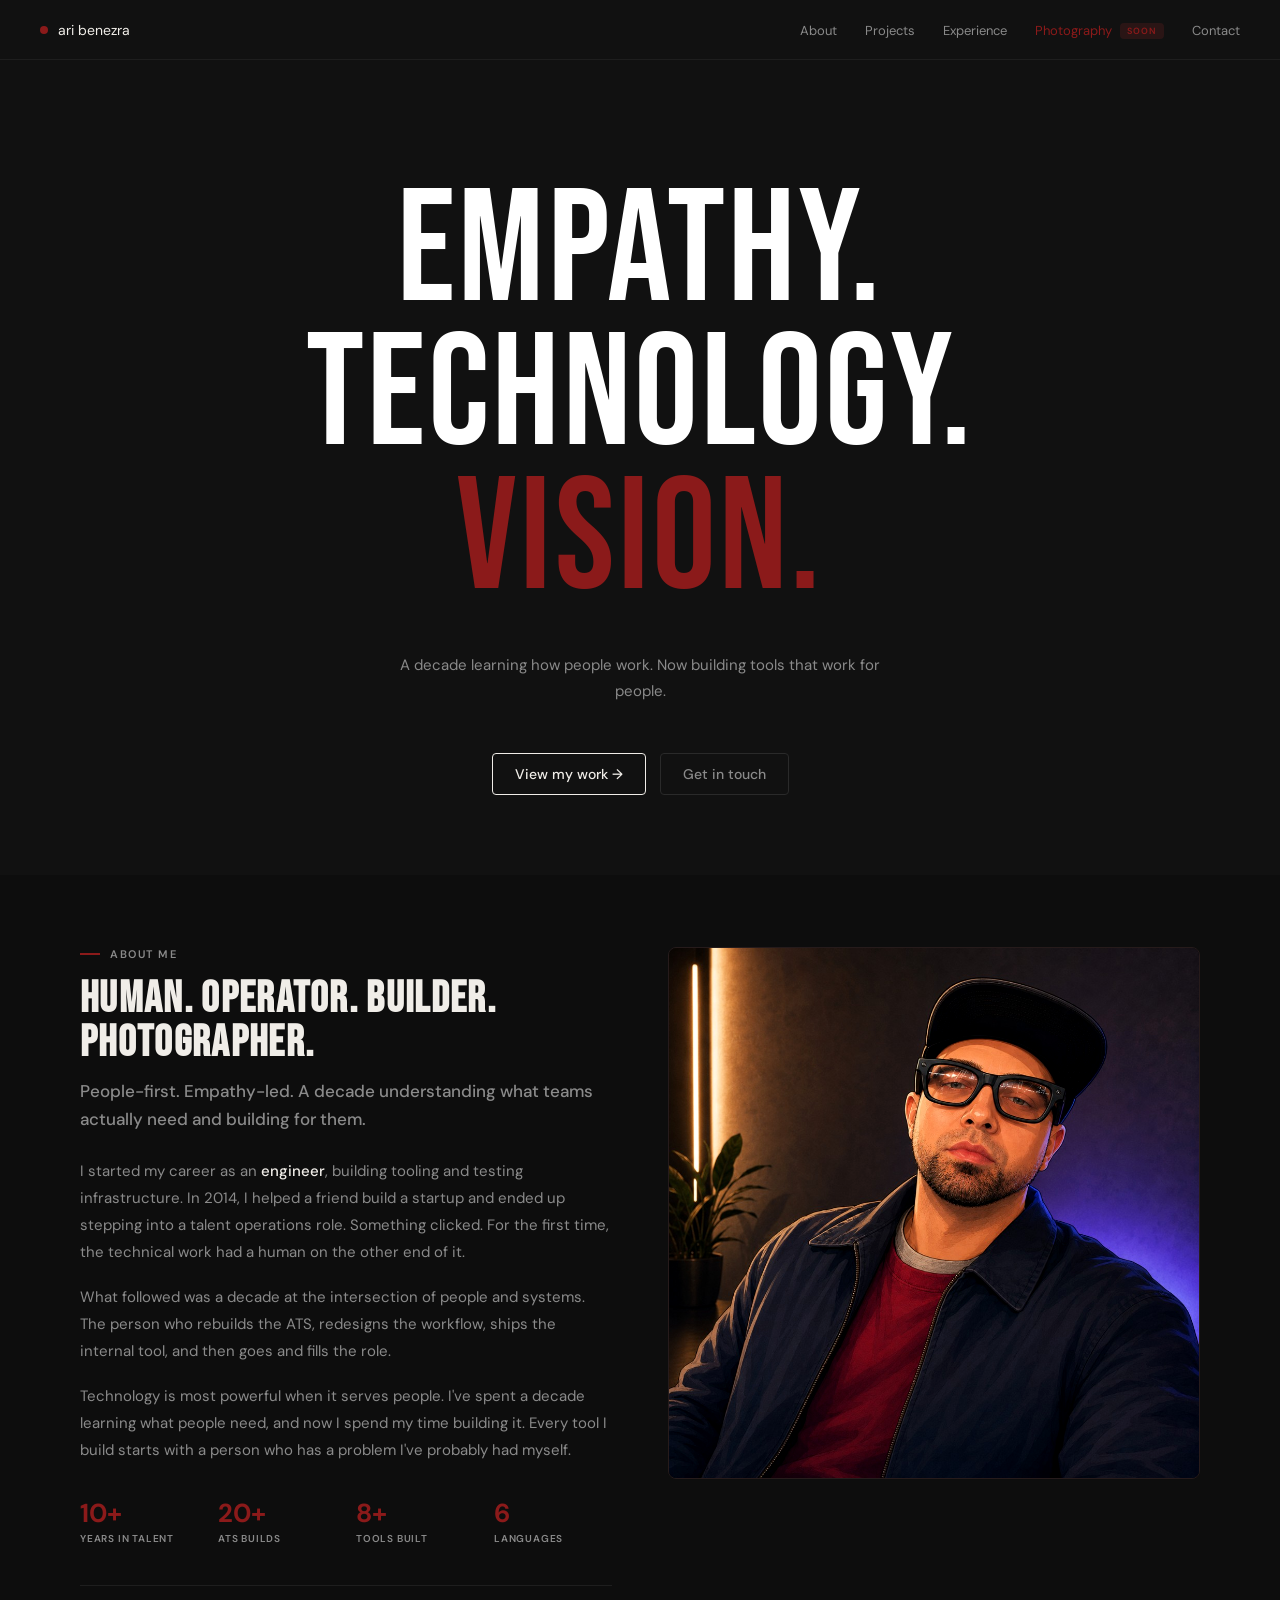
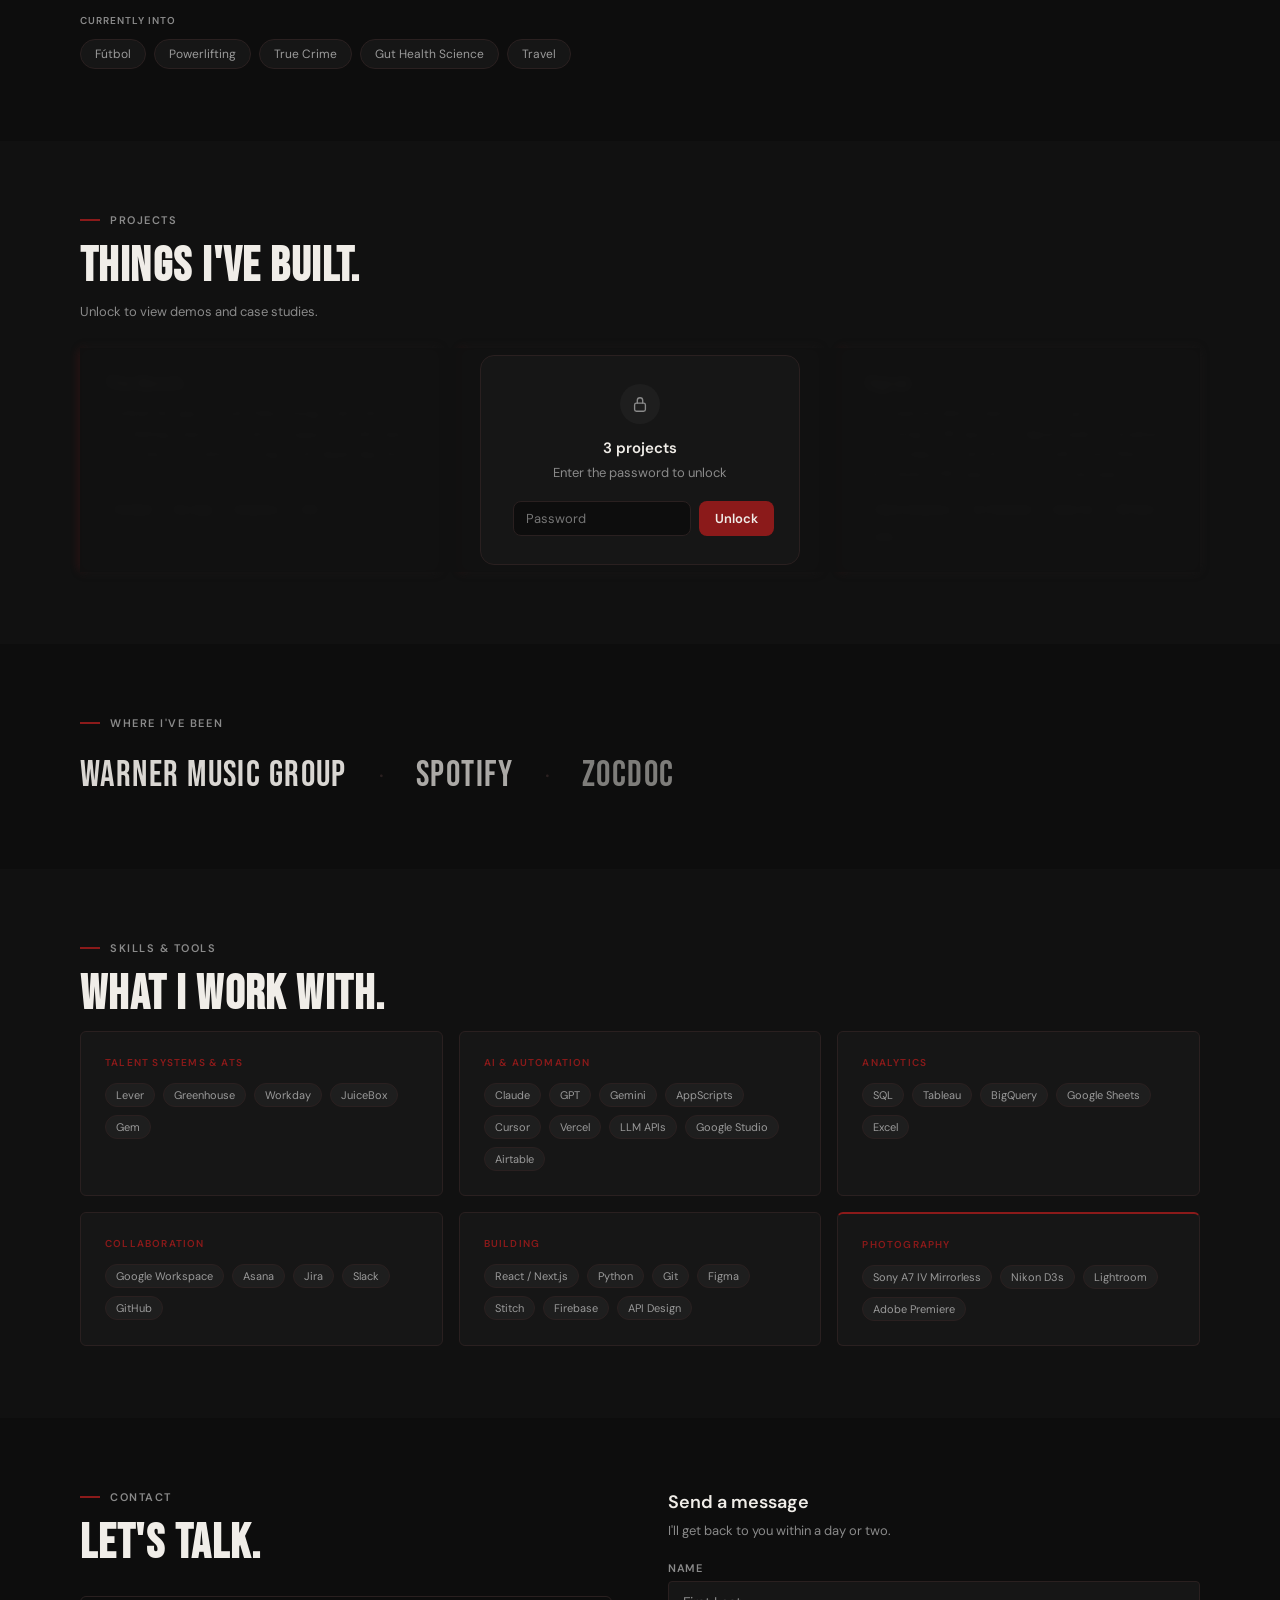
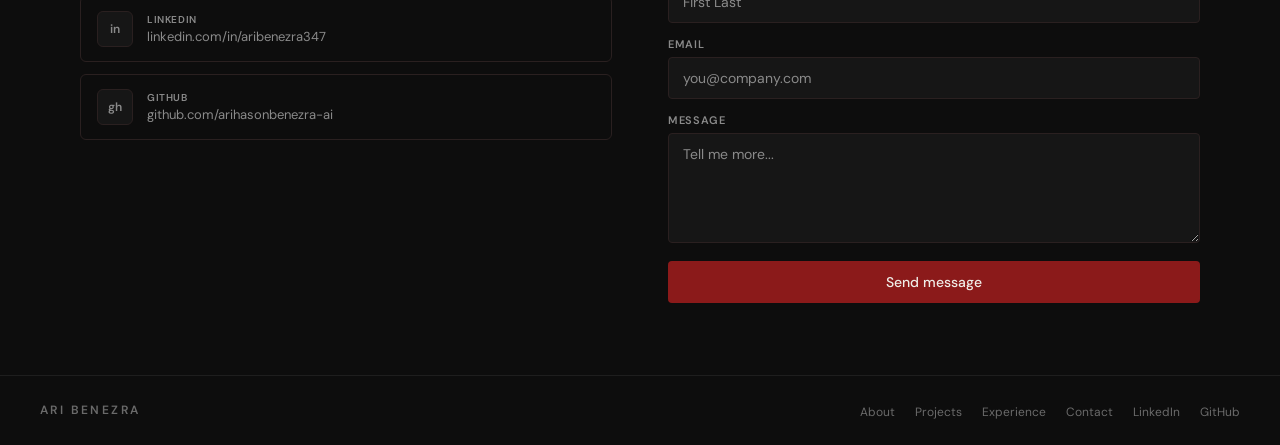
<file: index.html>
<!DOCTYPE html>
<html lang="en">
<head>
<meta charset="UTF-8"/>
  <link rel="apple-touch-icon" sizes="180x180" href="/apple-touch-icon.png">
  <link rel="icon" type="image/png" sizes="32x32" href="/favicon-32x32.png">
  <link rel="icon" type="image/png" sizes="16x16" href="/favicon-16x16.png">
  <link rel="manifest" href="/site.webmanifest">

  <!-- Open Graph -->
  <meta property="og:title" content="Ari Benezra — Talent &amp; People Tech"/>
  <meta property="og:description" content="Engineer. Recruiter. Builder. A decade at the intersection of people and systems — now designing and shipping tools for people."/>
  <meta property="og:url" content="https://aribenezra.com"/>
  <meta property="og:type" content="website"/>
  <meta name="twitter:card" content="summary_large_image"/>
  <meta name="twitter:title" content="Ari Benezra — Talent &amp; People Tech"/>
  <meta name="twitter:description" content="Engineer. Recruiter. Builder. A decade at the intersection of people and systems — now designing and shipping tools for people."/>
<meta name="viewport" content="width=device-width, initial-scale=1.0"/>
<title>Ari Benezra</title>
<link href="https://fonts.googleapis.com/css2?family=Bebas+Neue&family=DM+Sans:wght@300;400;500;600&display=swap" rel="stylesheet"/>
<style>
*{box-sizing:border-box;margin:0;padding:0}
:root{
  --bg:#111111;--surface:#0D0D0D;--card:#161616;
  --border:#2A2020;--border-subtle:#1E1E1E;
  --accent:#8B1A1A;--accent-soft:#2A1515;
  --text:#F0EDE8;--muted:#8A8A8A;--dim:#8A8A8A;--verydim:#8A8A8A;--footer-muted:#6A6A6A;
  --amber:#8B1A1A;
}
html{scroll-behavior:smooth}
body{background:var(--bg);color:var(--text);font-family:'DM Sans',sans-serif;-webkit-font-smoothing:antialiased;overflow-x:hidden}
section{padding:72px 40px}

nav{
  position:sticky;top:0;left:0;right:0;z-index:100;
  padding:0 40px;height:60px;
  display:flex;align-items:center;justify-content:space-between;
  background:#111111;
  border-bottom:1px solid #1E1E1E;
}
.nav-logo{
  display:flex;align-items:center;gap:10px;
  font-family:'DM Sans',sans-serif;font-size:14px;font-weight:400;letter-spacing:normal;text-transform:none;
  color:#F0EDE8;text-decoration:none;
}
.nav-logo-dot{width:8px;height:8px;background:#8B1A1A;border-radius:50%;flex-shrink:0}
.nav-links{display:flex;gap:28px;list-style:none;align-items:center;flex-wrap:wrap}
.nav-links a{font-size:13px;font-weight:400;color:#8A8A8A;text-decoration:none;transition:color .15s}
.nav-links a:hover{color:#F0EDE8}
.nav-link-photo{display:inline-flex;align-items:center;gap:8px;font-weight:500;color:#8B1A1A!important}
.nav-link-photo:hover{color:#F0EDE8!important}
.nav-soon{
  font-size:9px;font-weight:600;letter-spacing:.12em;text-transform:uppercase;
  background:#2A1515;color:#8B1A1A;border-radius:4px;padding:2px 7px;
}

.hero{
  background:#111111;
  min-height:auto;
  width:100%;
  display:flex;
  flex-direction:column;
  align-items:center;
  justify-content:center;
  padding:120px 80px 80px;
  position:relative;
  text-align:center;
}
.hero-inner{
  width:100%;
  max-width:none;
  margin:0 auto;
  display:flex;
  flex-direction:column;
  align-items:center;
  text-align:center;
}
.hero-headline{
  font-family:'Bebas Neue',sans-serif;
  font-size:clamp(76px,14vw,160px);
  line-height:.9;
  letter-spacing:.02em;
  width:100%;
  text-align:center;
}
.hero-headline .hl-white{color:#fff}
.hero-headline .hl-crimson{color:#8B1A1A}
.hero-sub{
  margin:40px auto 0;
  font-size:15px;
  font-weight:400;
  color:#8A8A8A;
  line-height:1.75;
  max-width:520px;
  text-align:center;
}
.hero-actions{
  display:flex;
  flex-wrap:wrap;
  gap:14px;
  margin-top:48px;
  justify-content:center;
  width:100%;
}
.hero-btn{
  display:inline-flex;align-items:center;gap:8px;
  font-size:14px;font-weight:500;font-family:'DM Sans',sans-serif;
  padding:11px 22px;border-radius:4px;text-decoration:none;cursor:pointer;
  transition:opacity .15s,border-color .15s,color .15s;
}
.hero-btn-primary{border:1px solid #F0EDE8;color:#F0EDE8;background:transparent}
.hero-btn-primary:hover{opacity:.85}
.hero-btn-secondary{border:1px solid #2A2A2A;color:#8A8A8A;background:transparent}
.hero-btn-secondary:hover{color:#F0EDE8;border-color:#6A6A6A}

.container{max-width:1120px;margin:0 auto;padding:0}
.eyebrow{
  font-size:11px;font-weight:600;letter-spacing:.14em;text-transform:uppercase;
  color:#8A8A8A;margin-bottom:16px;display:flex;align-items:center;gap:10px;
}
.eyebrow::before{content:'';width:20px;height:2px;background:#8B1A1A;flex-shrink:0}
.section-title{
  font-family:'Bebas Neue',sans-serif;font-size:48px;letter-spacing:.03em;color:#F0EDE8;line-height:1;margin-bottom:12px;
}
.section-title--about{font-size:44px}
.proj-subtitle{font-size:13px;color:#8A8A8A;margin-bottom:28px;max-width:520px}

.about-section{background:#0D0D0D}
.about-grid{display:grid;grid-template-columns:1fr 1fr;gap:56px;align-items:start}
.about-text .about-lead{font-size:17px;font-weight:500;color:#8A8A8A;line-height:1.7;margin-bottom:24px}
.about-text p{font-size:15px;color:#8A8A8A;line-height:1.8;margin-bottom:18px}
.about-text p strong{color:#F0EDE8;font-weight:500}
.about-stats{display:grid;grid-template-columns:repeat(4,1fr);gap:20px;margin-top:36px}
.stat-num{font-size:26px;font-weight:700;color:#8B1A1A;line-height:1;margin-bottom:6px}
.stat-label{font-size:10px;font-weight:600;letter-spacing:.08em;text-transform:uppercase;color:#8A8A8A}
.about-currently{margin-top:40px;padding-top:28px;border-top:1px solid #1E1E1E}
.about-currently-label{
  font-size:10px;font-weight:600;letter-spacing:.1em;text-transform:uppercase;color:#8A8A8A;margin-bottom:12px;
}
.about-chip-row{display:flex;flex-wrap:wrap;gap:8px}
.about-chip{
  background:#161616;border:1px solid #2A2020;color:#9A9A9A;
  font-size:12px;padding:6px 14px;border-radius:20px;
}
.about-img{width:100%;border-radius:8px;border:1px solid #2A2020;filter:contrast(1.05)}
.about-photo-col{align-self:start}

.proj-bg{background:#111111}
.project-cards{display:grid;grid-template-columns:1fr 1fr 1fr;gap:20px;margin-top:8px;position:relative}
.project-card{
  background:#161616;border:1px solid #2A2020;border-left:2px solid #8B1A1A;
  border-radius:6px;padding:24px;text-decoration:none;display:block;
  transition:border-color .2s,transform .2s;
}
.project-card:hover{border-color:#3a2a2a;transform:translateY(-2px)}
.project-card h3{font-size:15px;font-weight:500;color:#F0EDE8;margin-bottom:10px}
.project-card p{font-size:12px;color:#8A8A8A;line-height:1.7;margin-bottom:14px}
.project-tags{display:flex;flex-wrap:wrap;gap:6px}
.ptag{background:#1E1E1E;color:#9A9A9A;font-size:10px;font-weight:500;padding:4px 8px;border-radius:3px}
.project-card-links a:hover{text-decoration:underline}

.exp-section{background:#0D0D0D}
.exp-list{margin-top:8px}
.exp-item{
  padding:24px 0;border-bottom:1px solid #1E1E1E;
  display:grid;grid-template-columns:180px 1fr;gap:32px;align-items:start;
}
.exp-item:last-child{border-bottom:none}
.exp-date{font-size:12px;color:#8A8A8A}
.exp-role{font-size:15px;font-weight:500;color:#F0EDE8;margin-bottom:6px}
.exp-company{font-size:13px;color:#8B1A1A;font-weight:500}

.skills-bg{background:#111111}
.skills-grid{display:grid;grid-template-columns:repeat(3,1fr);gap:16px;margin-top:8px}
.skill-group{background:#161616;border:1px solid #2A2020;border-radius:6px;padding:24px}
.skill-group--photo{border-top:2px solid #8B1A1A}
.skill-group-title{
  font-size:10px;font-weight:600;letter-spacing:.12em;text-transform:uppercase;color:#8B1A1A;margin-bottom:14px;
}
.skill-chips{display:flex;flex-wrap:wrap;gap:8px}
.skill-chip{
  background:#1E1E1E;border:1px solid #2A2020;color:#9A9A9A;
  font-size:11px;padding:4px 10px;border-radius:20px;
}

.contact-section{background:#0D0D0D}
.contact-inner{display:grid;grid-template-columns:1fr 1fr;gap:56px;align-items:start}
.contact-links{display:flex;flex-direction:column;gap:12px;margin-top:28px}
.contact-link{
  display:flex;align-items:center;gap:14px;padding:14px 16px;
  background:transparent;border:1px solid #2A2020;border-radius:6px;text-decoration:none;transition:border-color .15s;
}
.contact-link:hover{border-color:#6A6A6A}
.contact-link:hover .cl-value{color:#F0EDE8}
.contact-link-icon{
  width:36px;height:36px;background:#161616;border:1px solid #2A2020;border-radius:6px;
  display:flex;align-items:center;justify-content:center;font-size:12px;font-weight:600;color:#8A8A8A;flex-shrink:0;
}
.cl-label{font-size:10px;color:#8A8A8A;margin-bottom:2px;letter-spacing:.06em;text-transform:uppercase;font-weight:600}
.cl-value{font-size:13px;font-weight:400;color:#8A8A8A;transition:color .15s}
.contact-form-wrap{background:transparent;border:none;padding:0}
.contact-form-wrap h3{color:#F0EDE8;font-size:18px;font-weight:600;margin-bottom:8px}
.contact-form-wrap .form-hint{font-size:13px;color:#8A8A8A;margin-bottom:22px}
.contact-form-wrap input,.contact-form-wrap textarea{
  background:#161616;border:1px solid #2A2020;border-radius:4px;padding:11px 14px;
  font-size:14px;font-family:'DM Sans',sans-serif;color:#F0EDE8;outline:none;width:100%;box-sizing:border-box;
  transition:border-color .15s;
}
.contact-form-wrap textarea{min-height:110px;resize:vertical}
.contact-form-wrap input::placeholder,.contact-form-wrap textarea::placeholder{color:#8A8A8A}
.contact-form-wrap input:focus,.contact-form-wrap textarea:focus{border-color:#8B1A1A}
.contact-form-wrap label{font-size:11px;color:#8A8A8A;letter-spacing:.06em;text-transform:uppercase;font-weight:600}
.btn-submit{
  width:100%;background:#8B1A1A;color:#F0EDE8;border:none;border-radius:4px;
  padding:12px;font-size:14px;font-weight:500;font-family:'DM Sans',sans-serif;cursor:pointer;
  transition:background .15s,opacity .15s;
}
.btn-submit:hover{background:#a02020}

footer{
  background:#0D0D0D;border-top:1px solid #1E1E1E;padding:24px 40px;
  display:flex;align-items:center;justify-content:space-between;flex-wrap:wrap;gap:16px;
}
.footer-name{
  font-size:12px;font-weight:600;letter-spacing:.2em;text-transform:uppercase;color:#6A6A6A;
}
.footer-links{display:flex;flex-wrap:wrap;gap:20px;list-style:none}
.footer-links a{font-size:12px;color:#6A6A6A;text-decoration:none;transition:color .15s}
.footer-links a:hover{color:#8A8A8A}

.fu{animation:fadeUp .7s ease forwards;opacity:0}
@keyframes fadeUp{from{opacity:0;transform:translateY(16px)}to{opacity:1;transform:translateY(0)}}
.d1{animation-delay:.08s}

@media(max-width:900px){
  nav{padding:0 24px}
  section{padding:56px 24px}
  .hero{padding:96px 32px 64px;min-height:auto}
  .hero-sub{margin-top:32px}
  .hero-actions{margin-top:40px}
  .about-grid,.contact-inner,.exp-item{grid-template-columns:1fr}
  .about-stats{grid-template-columns:repeat(2,1fr)}
  .project-cards{grid-template-columns:1fr}
  .skills-grid{grid-template-columns:1fr 1fr}
  footer{padding:24px 24px}
}
@media(max-width:600px){
  .nav-links{gap:14px}
  .hero{padding:80px 24px 56px}
  .skills-grid{grid-template-columns:1fr}
  .about-stats{grid-template-columns:1fr 1fr;gap:14px}
  .stat-num{font-size:22px}
}

.company-bar {
  display: flex;
  align-items: center;
  gap: 32px;
  flex-wrap: wrap;
  margin-top: 24px;
}
.company-name {
  font-family: 'Bebas Neue', sans-serif;
  font-size: 36px;
  color: #F0EDE8;
  letter-spacing: 0.04em;
}
.company-dot {
  color: #2A2020;
  font-size: 24px;
}
</style>
</head>
<body>

<nav>
  <a href="#" class="nav-logo"><span class="nav-logo-dot" aria-hidden="true"></span>ari benezra</a>
  <ul class="nav-links">
    <li><a href="#about">About</a></li>
    <li><a href="#projects">Projects</a></li>
    <li><a href="#experience">Experience</a></li>
    <li><a href="#" class="nav-link-photo">Photography <span class="nav-soon">Soon</span></a></li>
    <li><a href="#contact">Contact</a></li>
  </ul>
</nav>

<section class="hero">
  <div class="hero-inner fu d1">
    <div class="hero-headline">
      <div class="hl-white">EMPATHY.</div>
      <div class="hl-white">TECHNOLOGY.</div>
      <div class="hl-crimson">VISION.</div>
    </div>
    <p class="hero-sub">A decade learning how people work. Now building tools that work for people.</p>
    <div class="hero-actions">
      <a class="hero-btn hero-btn-primary" href="#projects">View my work →</a>
      <a class="hero-btn hero-btn-secondary" href="#contact">Get in touch</a>
    </div>
  </div>
</section>

<!-- ABOUT -->
<section id="about" class="about-section">
  <div class="container">
    <div class="about-grid">
            <div class="about-text">
        <div class="eyebrow">About me</div>
        <h2 class="section-title section-title--about">HUMAN. OPERATOR. BUILDER. PHOTOGRAPHER.</h2>
        <p class="about-lead">People-first. Empathy-led. A decade understanding what teams actually need and building for them.</p>
        <p>I started my career as an <strong>engineer</strong>, building tooling and testing infrastructure. In 2014, I helped a friend build a startup and ended up stepping into a talent operations role. Something clicked. For the first time, the technical work had a human on the other end of it.</p>
        <p>What followed was a decade at the intersection of people and systems. The person who rebuilds the ATS, redesigns the workflow, ships the internal tool, and then goes and fills the role.</p>
        <p>Technology is most powerful when it serves people. I've spent a decade learning what people need, and now I spend my time building it. Every tool I build starts with a person who has a problem I've probably had myself.</p>
        <div class="about-stats">
          <div class="stat-item"><div class="stat-num">10+</div><div class="stat-label">Years in talent</div></div>
          <div class="stat-item"><div class="stat-num">20+</div><div class="stat-label">ATS builds</div></div>
          <div class="stat-item"><div class="stat-num">8+</div><div class="stat-label">Tools built</div></div>
          <div class="stat-item"><div class="stat-num">6</div><div class="stat-label">Languages</div></div>
        </div>
        <div class="about-currently">
          <div class="about-currently-label">Currently into</div>
          <div class="about-chip-row">
            <span class="about-chip">Fútbol</span>
            <span class="about-chip">Powerlifting</span>
            <span class="about-chip">True Crime</span>
            <span class="about-chip">Gut Health Science</span>
            <span class="about-chip">Travel</span>
          </div>
        </div>
      </div>
      <div class="about-photo-col">
        <img class="about-img" src="images/ari.jpg?v=2" alt="Ari Benezra"/>
      </div>
    </div>
  </div>
</section>

<!-- PROJECTS -->
<section id="projects" class="proj-bg">
  <div class="container">
    <div class="eyebrow">Projects</div>
    <h2 class="section-title">THINGS I'VE BUILT.</h2>
    <p class="proj-subtitle">Unlock to view demos and case studies.</p>
    <div class="project-cards" style="position:relative">
      <div id="proj-card-1" class="project-card" style="cursor:default;filter:blur(5px);pointer-events:none;user-select:none;opacity:.7">
        <h3>The Bench.</h3>
        <p>Football fan app for matchday energy, club intel, and live-feeling analytics — built for supporters who want more than a scoreline. Coming to the Apple App Store soon.</p>
        <div class="project-tags"><span class="ptag">Football</span><span class="ptag">Fan App</span><span class="ptag">Analytics</span><span class="ptag">iOS</span></div>
      </div>
      <div id="proj-card-2" class="project-card" style="cursor:default;filter:blur(5px);pointer-events:none;user-select:none;opacity:.7">
        <h3>Ezzy.</h3>
        <p>AI interview coach for candidates. Practice questions, structure answers with STAR, run full mock interviews, and get tailored feedback on your resume.</p>
        <div class="project-tags"><span class="ptag">AI</span><span class="ptag">Interview Prep</span><span class="ptag">Career Coaching</span><span class="ptag">Live</span></div>
      </div>
      <div id="proj-card-3" class="project-card" style="cursor:default;filter:blur(5px);pointer-events:none;user-select:none;opacity:.7">
        <h3>Signal.</h3>
        <p>AI-powered talent analytics tool. Drop in any recruiting or HR report and Signal reads it, visualizes it, and helps you tell the story — with smart filters, drill-downs, PDF exports, and an AI chat layer.</p>
        <div class="project-tags"><span class="ptag">Talent Analytics</span><span class="ptag">AI-Powered</span><span class="ptag">Data Viz</span><span class="ptag">HR Tech</span><span class="ptag">Live</span></div>
      </div>
      <div id="projects-unlock-overlay" style="position:absolute;inset:0;display:flex;align-items:center;justify-content:center;z-index:10;background:rgba(17,17,17,.95)">
        <div style="background:#161616;border:1px solid #2A2020;border-radius:14px;padding:28px 32px;text-align:center;max-width:320px;width:100%">
          <div style="width:40px;height:40px;background:#1E1E1E;border-radius:50%;display:flex;align-items:center;justify-content:center;margin:0 auto 14px">
            <svg width="18" height="18" viewBox="0 0 20 20" fill="none"><rect x="4" y="9" width="12" height="9" rx="2" stroke="#8A8A8A" stroke-width="1.5"/><path d="M7 9V6a3 3 0 016 0v3" stroke="#8A8A8A" stroke-width="1.5" stroke-linecap="round"/></svg>
          </div>
          <div style="font-size:15px;font-weight:600;color:#F0EDE8;margin-bottom:6px">3 projects</div>
          <div style="font-size:13px;color:#8A8A8A;margin-bottom:20px">Enter the password to unlock</div>
          <div style="display:flex;gap:8px">
            <input type="password" id="proj-password" placeholder="Password" onkeydown="if(event.key==='Enter')unlockProjects()" style="flex:1;background:#0D0D0D;border:1px solid #2A2020;border-radius:8px;padding:8px 12px;font-size:13px;color:#F0EDE8;outline:none;font-family:inherit"/>
            <button onclick="unlockProjects()" style="background:#8B1A1A;border:none;border-radius:8px;padding:8px 16px;font-size:13px;font-weight:600;color:#F0EDE8;cursor:pointer;font-family:inherit">Unlock</button>
          </div>
          <div id="proj-error" style="font-size:12px;color:#EF4444;margin-top:8px;display:none">Incorrect password</div>
        </div>
      </div>
    </div>
  </div>
</section>


<!-- EXPERIENCE -->
<section id="experience" class="exp-section">
  <div class="container">
    <div class="eyebrow">Where I've been</div>
    <div class="company-bar">
      <span class="company-name" style="opacity:0.9">Warner Music Group</span>
      <span class="company-dot">·</span>
      <span class="company-name" style="opacity:0.7">Spotify</span>
      <span class="company-dot">·</span>
      <span class="company-name" style="opacity:0.5">Zocdoc</span>
    </div>
  </div>
</section>


<!-- SKILLS -->
<section class="skills-bg">
  <div class="container">
    <div class="eyebrow">Skills &amp; Tools</div>
    <h2 class="section-title">WHAT I WORK WITH.</h2>
    <div class="skills-grid">
      <div class="skill-group"><div class="skill-group-title">Talent Systems &amp; ATS</div><div class="skill-chips"><span class="skill-chip">Lever</span><span class="skill-chip">Greenhouse</span><span class="skill-chip">Workday</span><span class="skill-chip">JuiceBox</span><span class="skill-chip">Gem</span></div></div>
      <div class="skill-group"><div class="skill-group-title">AI &amp; Automation</div><div class="skill-chips"><span class="skill-chip">Claude</span><span class="skill-chip">GPT</span><span class="skill-chip">Gemini</span><span class="skill-chip">AppScripts</span><span class="skill-chip">Cursor</span><span class="skill-chip">Vercel</span><span class="skill-chip">LLM APIs</span><span class="skill-chip">Google Studio</span><span class="skill-chip">Airtable</span></div></div>
      <div class="skill-group"><div class="skill-group-title">Analytics</div><div class="skill-chips"><span class="skill-chip">SQL</span><span class="skill-chip">Tableau</span><span class="skill-chip">BigQuery</span><span class="skill-chip">Google Sheets</span><span class="skill-chip">Excel</span></div></div>
      <div class="skill-group"><div class="skill-group-title">Collaboration</div><div class="skill-chips"><span class="skill-chip">Google Workspace</span><span class="skill-chip">Asana</span><span class="skill-chip">Jira</span><span class="skill-chip">Slack</span><span class="skill-chip">GitHub</span></div></div>
      <div class="skill-group"><div class="skill-group-title">Building</div><div class="skill-chips"><span class="skill-chip">React / Next.js</span><span class="skill-chip">Python</span><span class="skill-chip">Git</span><span class="skill-chip">Figma</span><span class="skill-chip">Stitch</span><span class="skill-chip">Firebase</span><span class="skill-chip">API Design</span></div></div>
      <div class="skill-group skill-group--photo"><div class="skill-group-title">Photography</div><div class="skill-chips"><span class="skill-chip">Sony A7 IV Mirrorless</span><span class="skill-chip">Nikon D3s</span><span class="skill-chip">Lightroom</span><span class="skill-chip">Adobe Premiere</span></div></div>
    </div>
  </div>
</section>


<!-- CONTACT -->
<section id="contact" class="contact-section">
  <div class="container">
    <div class="contact-inner">
      <div>
        <div class="eyebrow">Contact</div>
        <h2 class="section-title">LET'S TALK.</h2>
        <div class="contact-links">
          <a href="https://www.linkedin.com/in/aribenezra347/" target="_blank" rel="noopener noreferrer" class="contact-link"><div class="contact-link-icon">in</div><div><div class="cl-label">LinkedIn</div><div class="cl-value">linkedin.com/in/aribenezra347</div></div></a>
          <a href="https://github.com/arihasonbenezra-ai" target="_blank" rel="noopener noreferrer" class="contact-link"><div class="contact-link-icon">gh</div><div><div class="cl-label">GitHub</div><div class="cl-value">github.com/arihasonbenezra-ai</div></div></a>
        </div>
      </div>
      <div class="contact-form-wrap">
        <h3>Send a message</h3>
        <p class="form-hint">I'll get back to you within a day or two.</p>
        <form action="https://formspree.io/f/mykndkln" method="POST">
          <div style="display:flex;flex-direction:column;gap:6px;margin-bottom:14px"><label for="cf-name">Name</label><input id="cf-name" name="name" placeholder="First Last"/></div>
          <div style="display:flex;flex-direction:column;gap:6px;margin-bottom:14px"><label for="cf-email">Email</label><input id="cf-email" type="email" name="email" placeholder="you@company.com"/></div>
          <div style="display:flex;flex-direction:column;gap:6px;margin-bottom:18px"><label for="cf-msg">Message</label><textarea id="cf-msg" name="message" placeholder="Tell me more..."></textarea></div>
          <button type="submit" class="btn-submit">Send message</button>
        </form>
      </div>
    </div>
  </div>
</section>


<footer>
  <div class="footer-name">ARI BENEZRA</div>
  <ul class="footer-links">
    <li><a href="#about">About</a></li>
    <li><a href="#projects">Projects</a></li>
    <li><a href="#experience">Experience</a></li>
    <li><a href="#contact">Contact</a></li>
    <li><a href="https://www.linkedin.com/in/aribenezra347/" target="_blank">LinkedIn</a></li>
    <li><a href="https://github.com/arihasonbenezra-ai" target="_blank">GitHub</a></li>
  </ul>
</footer>

<script>
function unlockProjects() {
  var pw = document.getElementById('proj-password').value;
  if (pw === '347queens') {
    var overlay = document.getElementById('projects-unlock-overlay');
    var cards = [
      { id: 'proj-card-3', links: '<div class="project-card-links" style="display:flex;gap:10px;margin-top:16px;flex-wrap:wrap"><a href="https://aribenezra.com/signal" target="_blank" rel="noopener noreferrer" style="display:inline-flex;align-items:center;gap:6px;font-size:12px;font-weight:500;color:#F0EDE8;text-decoration:none;background:#8B1A1A;padding:8px 16px;border-radius:4px">Learn More ↗</a></div>' },
      { id: 'proj-card-1', links: '<div class="project-card-links" style="display:flex;gap:10px;margin-top:16px;flex-wrap:wrap"><a href="https://thebenchfc.com" target="_blank" rel="noopener noreferrer" style="display:inline-flex;align-items:center;gap:6px;font-size:12px;font-weight:500;color:#F0EDE8;text-decoration:none;background:#8B1A1A;padding:8px 16px;border-radius:4px">Visit Site ↗</a></div>' },
      { id: 'proj-card-2', links: '<div class="project-card-links" style="display:flex;gap:10px;margin-top:16px;flex-wrap:wrap"><a href="https://meetezzy.com" target="_blank" rel="noopener noreferrer" style="display:inline-flex;align-items:center;gap:6px;font-size:12px;font-weight:500;color:#F0EDE8;text-decoration:none;background:#8B1A1A;padding:8px 16px;border-radius:4px">Learn More ↗</a></div>' }
    ];
    cards.forEach(function(c) {
      var el = document.getElementById(c.id);
      if (el) {
        el.style.filter = 'none';
        el.style.pointerEvents = 'auto';
        el.style.userSelect = 'auto';
        el.style.opacity = '1';
        el.querySelector('.project-tags').insertAdjacentHTML('afterend', c.links);
      }
    });
    if (overlay) overlay.style.display = 'none';
  } else {
    var err = document.getElementById('proj-error');
    if (err) { err.style.display = 'block'; setTimeout(function(){ err.style.display='none'; }, 2500); }
  }
}
</script>
</body>
</html>
</file>
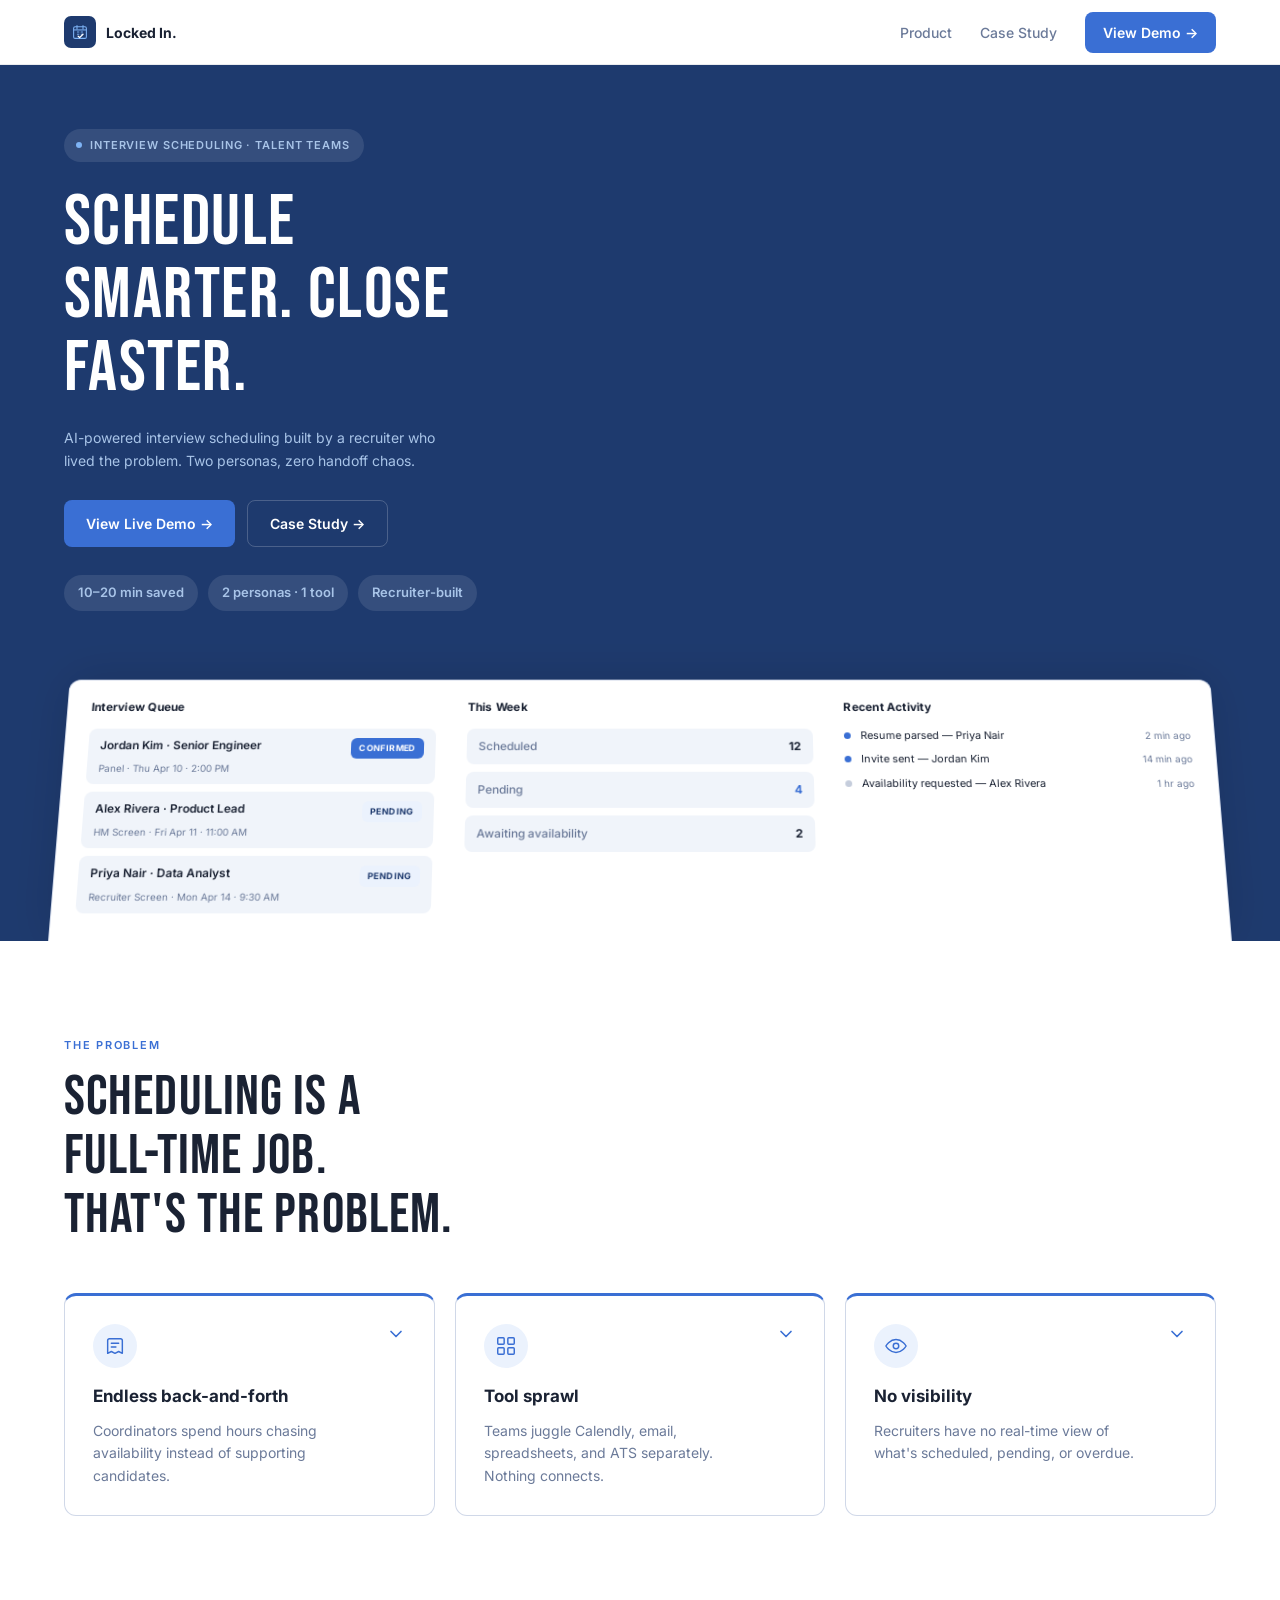
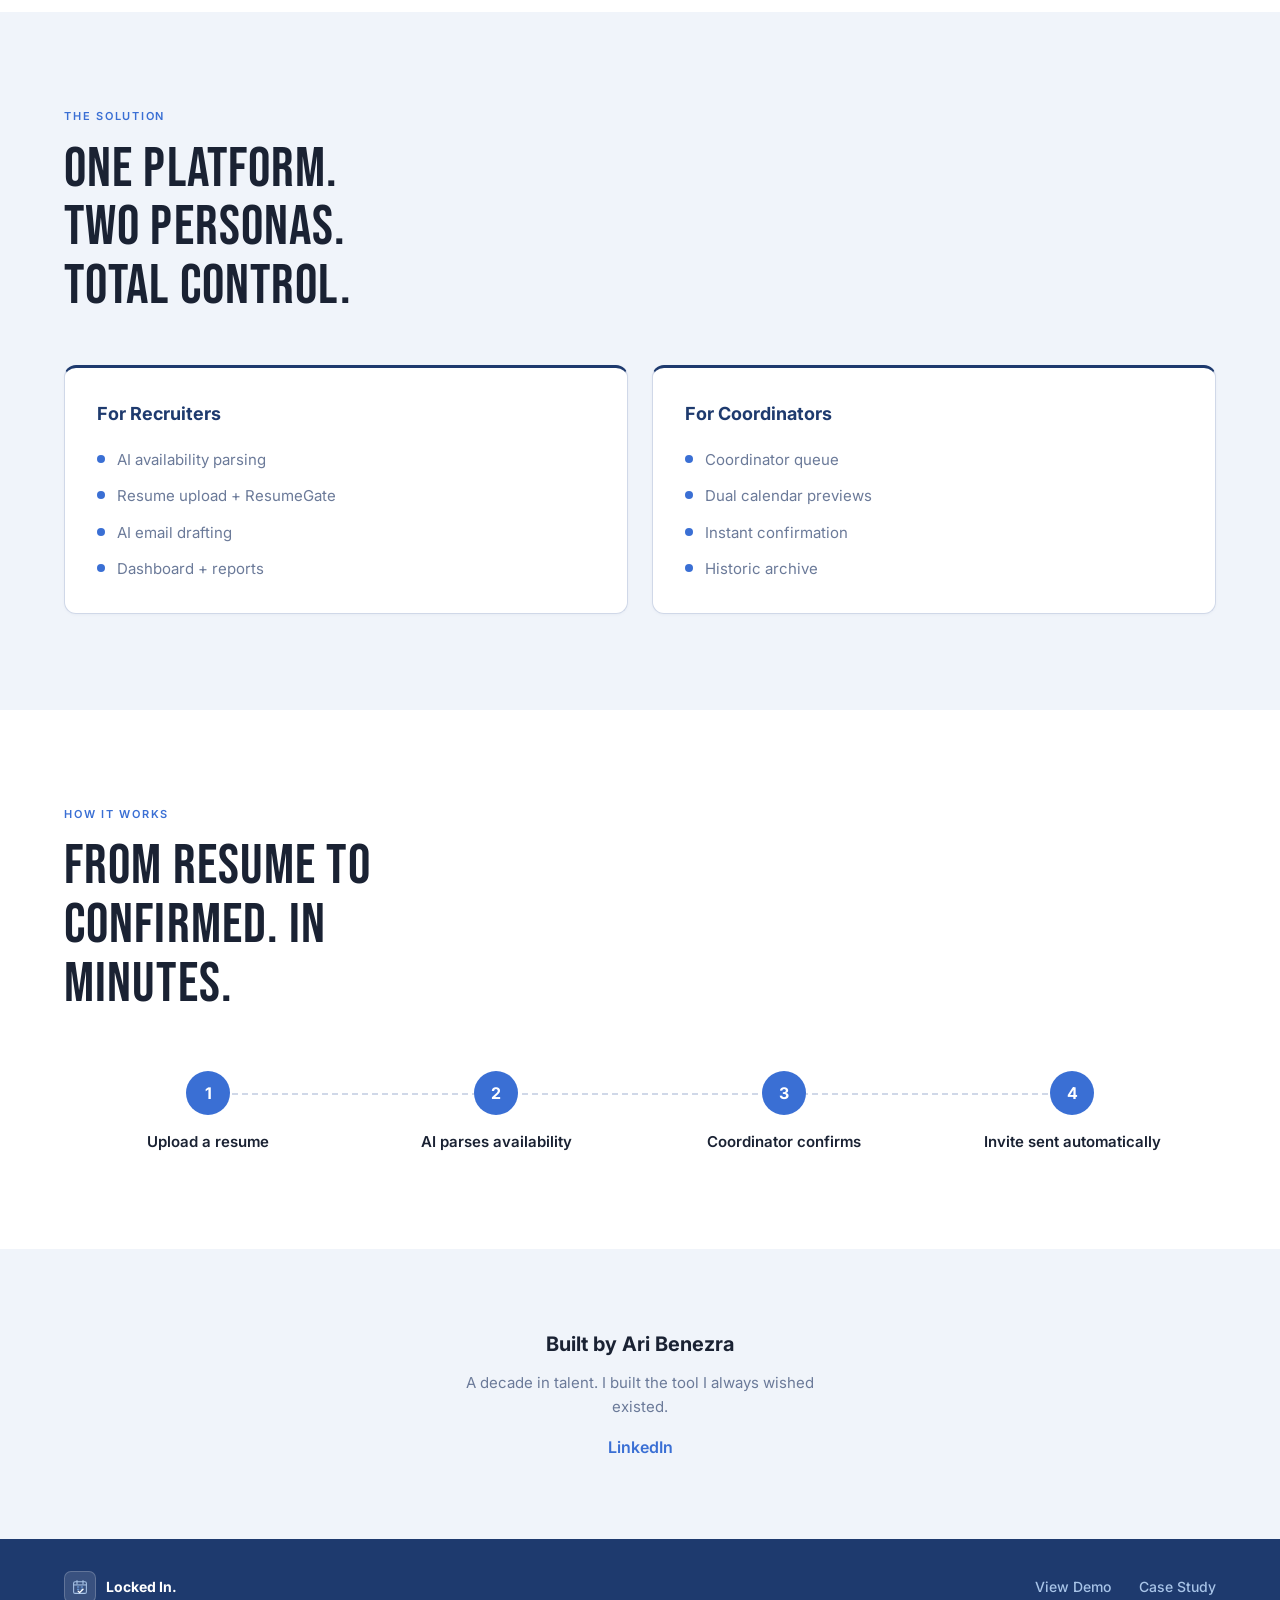
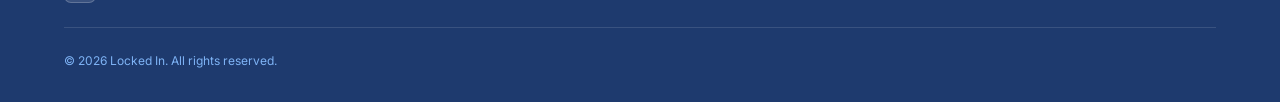
<file: lockedin/index.html>
<!DOCTYPE html>
<html lang="en">
<head>
  <meta charset="UTF-8" />
  <meta name="viewport" content="width=device-width, initial-scale=1.0" />
  <title>Locked In. — Interview Scheduling for Talent Teams</title>
  <meta name="description" content="AI-powered interview scheduling. Two personas, zero handoff chaos." />
  <link rel="preconnect" href="https://fonts.googleapis.com" />
  <link rel="preconnect" href="https://fonts.gstatic.com" crossorigin />
  <link href="https://fonts.googleapis.com/css2?family=Bebas+Neue&family=Inter:ital,wght@0,400;0,500;0,600;0,700;1,400&display=swap" rel="stylesheet" />
  <style>
    :root {
      --white: #FFFFFF;
      --navy: #1E3A6E;
      --blue: #3A6FD4;
      --blue-tint: #EBF2FD;
      --gray-cool: #F0F4FA;
      --text: #1A2233;
      --muted: #6B7A99;
      --border: #D0D8E8;
      --nav-border: #EAECEF;
      --accent-light: #7EB3F5;
      --hero-text: #A8C4E8;
      --max: 1200px;
    }

    *, *::before, *::after { box-sizing: border-box; }
    html { scroll-behavior: smooth; }
    body {
      margin: 0;
      font-family: Inter, system-ui, sans-serif;
      font-size: 16px;
      line-height: 1.5;
      color: var(--text);
      background: var(--white);
      -webkit-font-smoothing: antialiased;
    }

    .display {
      font-family: "Bebas Neue", Impact, sans-serif;
      font-weight: 400;
      letter-spacing: 0.02em;
    }

    a { color: inherit; }
    a:hover { text-decoration: underline; text-underline-offset: 3px; }

    /* ——— Logo SVG (shared) ——— */
    .logo-mark {
      width: 32px;
      height: 32px;
      border-radius: 7px;
      background: var(--navy);
      display: flex;
      align-items: center;
      justify-content: center;
      flex-shrink: 0;
    }
    .logo-mark svg { width: 18px; height: 18px; display: block; }

    /* ——— Nav ——— */
    .nav {
      position: sticky;
      top: 0;
      z-index: 200;
      background: var(--white);
      border-bottom: 1px solid var(--nav-border);
    }
    .nav-inner {
      max-width: 1400px;
      margin: 0 auto;
      padding: 0 clamp(24px, 5vw, 80px);
      height: 64px;
      display: flex;
      align-items: center;
      justify-content: space-between;
    }
    .brand {
      display: inline-flex;
      align-items: center;
      gap: 10px;
      text-decoration: none;
      color: var(--text);
    }
    .brand:hover { text-decoration: none; opacity: 0.9; }
    .brand__text {
      font-weight: 700;
      font-size: 14px;
      color: var(--text);
    }
    .nav-links {
      display: flex;
      align-items: center;
      gap: clamp(16px, 3vw, 28px);
    }
    .nav-link {
      font-size: 14px;
      font-weight: 500;
      color: var(--muted);
      text-decoration: none;
    }
    .nav-link:hover { color: var(--navy); text-decoration: none; }
    .btn-cta {
      display: inline-flex;
      align-items: center;
      justify-content: center;
      padding: 10px 18px;
      font-family: inherit;
      font-size: 14px;
      font-weight: 600;
      color: #fff;
      background: var(--blue);
      border: none;
      border-radius: 8px;
      cursor: pointer;
      text-decoration: none;
      transition: background 0.2s ease, transform 0.15s ease, box-shadow 0.2s ease;
    }
    .btn-cta:hover {
      text-decoration: none;
      background: #2f62c0;
      box-shadow: 0 4px 16px rgba(58, 111, 212, 0.35);
      transform: translateY(-1px);
    }
    @media (max-width: 640px) {
      .nav-link { display: none; }
    }

    /* ——— Hero ——— */
    .hero {
      background: var(--navy);
      position: relative;
      overflow: hidden;
    }
    .hero__copy-wrap {
      max-width: 1400px;
      margin: 0 auto;
      padding: 64px clamp(24px, 5vw, 80px) 48px;
    }
    .hero__copy {
      max-width: 440px;
    }
    .hero-eyebrow {
      display: inline-flex;
      align-items: center;
      gap: 8px;
      padding: 8px 14px 8px 12px;
      background: rgba(255, 255, 255, 0.1);
      border-radius: 20px;
      font-size: 11px;
      font-weight: 600;
      letter-spacing: 0.08em;
      text-transform: uppercase;
      color: var(--hero-text);
      margin-bottom: 24px;
    }
    .hero-eyebrow::before {
      content: "";
      width: 6px;
      height: 6px;
      border-radius: 50%;
      background: var(--accent-light);
      flex-shrink: 0;
    }
    .hero h1 {
      margin: 0 0 20px;
      font-size: 72px;
      line-height: 1.02;
      color: #fff;
      max-width: 14ch;
    }
    @media (max-width: 900px) {
      .hero h1 { font-size: clamp(2.75rem, 10vw, 4.5rem); }
    }
    .hero-sub {
      margin: 0 0 28px;
      font-size: 14px;
      line-height: 1.65;
      color: var(--hero-text);
      max-width: 380px;
    }
    .hero-ctas {
      display: flex;
      flex-wrap: wrap;
      gap: 12px;
      margin-bottom: 28px;
    }
    .btn-hero-primary {
      display: inline-flex;
      align-items: center;
      justify-content: center;
      padding: 12px 22px;
      font-family: inherit;
      font-size: 14px;
      font-weight: 600;
      color: #fff;
      background: var(--blue);
      border: none;
      border-radius: 8px;
      text-decoration: none;
      transition: background 0.2s ease, transform 0.15s ease, box-shadow 0.2s ease;
    }
    .btn-hero-primary:hover {
      text-decoration: none;
      background: #2f62c0;
      box-shadow: 0 4px 18px rgba(58, 111, 212, 0.4);
      transform: translateY(-1px);
    }
    .btn-hero-ghost {
      display: inline-flex;
      align-items: center;
      justify-content: center;
      padding: 12px 22px;
      font-family: inherit;
      font-size: 14px;
      font-weight: 600;
      color: #fff;
      background: transparent;
      border: 1px solid rgba(255, 255, 255, 0.2);
      border-radius: 8px;
      text-decoration: none;
      transition: border-color 0.2s ease, background 0.2s ease;
    }
    .btn-hero-ghost:hover {
      text-decoration: none;
      border-color: rgba(255, 255, 255, 0.45);
      background: rgba(255, 255, 255, 0.06);
    }
    .hero-stats {
      display: flex;
      flex-wrap: wrap;
      gap: 10px;
    }
    .hero-stat {
      font-size: 13px;
      font-weight: 600;
      color: var(--hero-text);
      background: rgba(255, 255, 255, 0.1);
      padding: 8px 14px;
      border-radius: 20px;
    }

    /* Hero dashboard card */
    .hero__stage {
      max-width: 1400px;
      margin: 0 auto;
      padding: 0 clamp(16px, 4vw, 48px);
      padding-bottom: 0;
    }
    .hero-card-scene {
      perspective: 1000px;
      perspective-origin: 50% 100%;
      padding-top: 8px;
    }
    @keyframes hero-card-enter {
      from {
        opacity: 0;
        transform: rotateX(8deg) translateY(40px);
      }
      to {
        opacity: 1;
        transform: rotateX(8deg) translateY(0);
      }
    }
    @keyframes hero-card-float {
      0%, 100% { transform: rotateX(8deg) translateY(0); }
      50% { transform: rotateX(8deg) translateY(-5px); }
    }
    .hero-dashboard {
      transform-origin: bottom center;
      background: var(--white);
      border-radius: 12px 12px 0 0;
      border: 1px solid var(--border);
      border-bottom: none;
      padding: 20px 24px 28px;
      box-shadow: 0 -4px 48px rgba(0, 0, 0, 0.12);
      animation:
        hero-card-enter 0.8s ease forwards,
        hero-card-float 4s ease-in-out 0.8s infinite;
      opacity: 0;
    }

    .dash-cols {
      display: grid;
      grid-template-columns: 1fr 1fr 1fr;
      gap: clamp(16px, 2.5vw, 32px);
    }
    @media (max-width: 960px) {
      .dash-cols { grid-template-columns: 1fr; }
    }
    .dash-col__title {
      margin: 0 0 14px;
      font-size: 12px;
      font-weight: 700;
      color: var(--text);
      letter-spacing: 0.02em;
    }

    @keyframes dash-row-in {
      from { opacity: 0; transform: translateY(10px); }
      to { opacity: 1; transform: translateY(0); }
    }
    @keyframes badge-pulse {
      0%, 100% { opacity: 1; }
      50% { opacity: 0.6; }
    }

    .dash-queue-rows {
      display: flex;
      flex-direction: column;
      gap: 8px;
    }
    .dash-queue-row {
      background: var(--gray-cool);
      border-radius: 8px;
      padding: 10px 12px;
      opacity: 0;
      animation: dash-row-in 0.6s ease forwards;
    }
    .dash-queue-row:nth-child(1) { animation-delay: 0ms; }
    .dash-queue-row:nth-child(2) { animation-delay: 150ms; }
    .dash-queue-row:nth-child(3) { animation-delay: 300ms; }
    .dash-queue-row__top {
      display: flex;
      align-items: flex-start;
      justify-content: space-between;
      gap: 8px;
      margin-bottom: 4px;
    }
    .dash-queue-row__name {
      font-size: 12px;
      font-weight: 600;
      color: var(--text);
      line-height: 1.35;
    }
    .dash-queue-row__meta {
      font-size: 10px;
      color: var(--muted);
      line-height: 1.35;
    }
    .dash-pill {
      font-size: 9px;
      font-weight: 700;
      text-transform: uppercase;
      letter-spacing: 0.04em;
      padding: 4px 8px;
      border-radius: 6px;
      white-space: nowrap;
      flex-shrink: 0;
    }
    .dash-pill--confirmed {
      background: var(--blue);
      color: #fff;
      animation: badge-pulse 3s ease-in-out infinite;
    }
    .dash-pill--pending {
      background: var(--blue-tint);
      color: var(--navy);
    }

    .dash-week-stats {
      display: flex;
      flex-direction: column;
      gap: 8px;
    }
    .dash-week-row {
      display: flex;
      align-items: center;
      justify-content: space-between;
      gap: 12px;
      background: var(--gray-cool);
      border-radius: 8px;
      padding: 10px 12px;
      font-size: 12px;
      opacity: 0;
      animation: dash-row-in 0.6s ease forwards;
    }
    .dash-week-row:nth-child(1) { animation-delay: 0ms; }
    .dash-week-row:nth-child(2) { animation-delay: 150ms; }
    .dash-week-row:nth-child(3) { animation-delay: 300ms; }
    .dash-week-row__label { color: var(--muted); font-weight: 500; }
    .dash-week-row__val { font-weight: 700; color: var(--text); }
    .dash-week-row--highlight .dash-week-row__val { color: var(--blue); }

    .dash-activity {
      margin: 0;
      padding: 0;
      list-style: none;
      display: flex;
      flex-direction: column;
      gap: 10px;
    }
    .dash-activity li {
      display: flex;
      align-items: flex-start;
      gap: 10px;
      font-size: 11px;
      line-height: 1.4;
      color: var(--text);
      opacity: 0;
      animation: dash-row-in 0.6s ease forwards;
    }
    .dash-act-text {
      flex: 1;
      min-width: 0;
      text-align: left;
    }
    .dash-activity li:nth-child(1) { animation-delay: 0ms; }
    .dash-activity li:nth-child(2) { animation-delay: 150ms; }
    .dash-activity li:nth-child(3) { animation-delay: 300ms; }
    .dash-act-dot {
      width: 7px;
      height: 7px;
      border-radius: 50%;
      margin-top: 4px;
      flex-shrink: 0;
    }
    .dash-act-dot--blue { background: var(--blue); }
    .dash-act-dot--muted { background: #C5CDDC; }
    .dash-act-time {
      margin-left: auto;
      font-size: 10px;
      color: var(--muted);
      white-space: nowrap;
    }

    /* ——— Problem ——— */
    .section-problem {
      background: var(--white);
      padding: 96px clamp(24px, 5vw, 80px);
    }
    .section-problem .inner {
      max-width: var(--max);
      margin: 0 auto;
    }
    .eyebrow-blue {
      margin: 0 0 16px;
      font-size: 11px;
      font-weight: 600;
      letter-spacing: 0.16em;
      text-transform: uppercase;
      color: var(--blue);
    }
    .section-problem h2 {
      margin: 0 0 48px;
      font-size: 56px;
      line-height: 1.05;
      color: var(--text);
      max-width: 18ch;
    }
    @media (max-width: 768px) {
      .section-problem h2 { font-size: clamp(2rem, 8vw, 2.75rem); }
    }
    .pain-grid {
      display: grid;
      grid-template-columns: repeat(3, 1fr);
      gap: 20px;
    }
    @media (max-width: 900px) {
      .pain-grid { grid-template-columns: 1fr; }
    }
    .pain-card {
      position: relative;
      background: var(--white);
      border: 1px solid var(--border);
      border-radius: 12px;
      border-top: 3px solid var(--blue);
      padding: 0;
      overflow: hidden;
      transition: box-shadow 0.25s ease;
    }
    .pain-card:hover { box-shadow: 0 8px 28px rgba(30, 58, 110, 0.08); }
    .pain-card::before {
      content: "";
      position: absolute;
      left: 0;
      top: 0;
      bottom: 0;
      width: 3px;
      background: transparent;
      transition: background 0.35s ease;
      pointer-events: none;
      z-index: 1;
    }
    .pain-card.is-open::before {
      background: var(--blue);
    }
    .pain-card__toggle {
      width: 100%;
      display: flex;
      align-items: flex-start;
      justify-content: space-between;
      gap: 12px;
      padding: 28px;
      margin: 0;
      background: none;
      border: none;
      cursor: pointer;
      text-align: left;
      font: inherit;
      color: inherit;
      -webkit-tap-highlight-color: transparent;
    }
    .pain-card__toggle:focus-visible {
      outline: 2px solid var(--blue);
      outline-offset: -2px;
    }
    .pain-card__toggle:hover { text-decoration: none; }
    .pain-card__main { flex: 1; min-width: 0; }
    .pain-card__icon-wrap {
      width: 44px;
      height: 44px;
      border-radius: 50%;
      background: var(--blue-tint);
      display: flex;
      align-items: center;
      justify-content: center;
      margin-bottom: 16px;
    }
    .pain-card__icon {
      width: 22px;
      height: 22px;
      color: var(--blue);
    }
    .pain-card h3 {
      margin: 0 0 10px;
      font-size: 17px;
      font-weight: 700;
      color: var(--text);
    }
    .pain-card__summary {
      margin: 0;
      font-size: 14px;
      line-height: 1.6;
      color: var(--muted);
    }
    .pain-card__chevron {
      flex-shrink: 0;
      width: 20px;
      height: 20px;
      color: var(--blue);
      transition: transform 0.4s ease;
    }
    .pain-card.is-open .pain-card__chevron {
      transform: rotate(180deg);
    }
    .pain-card__panel {
      display: grid;
      grid-template-rows: 0fr;
      transition: grid-template-rows 0.4s ease;
    }
    .pain-card.is-open .pain-card__panel {
      grid-template-rows: 1fr;
    }
    .pain-card__panel-inner { overflow: hidden; min-height: 0; }
    .pain-card__detail {
      margin: 0;
      padding: 0 28px 28px;
      padding-top: 0;
      font-size: 14px;
      line-height: 1.65;
      color: var(--muted);
      border-top: 1px solid var(--border);
      padding-top: 18px;
    }

    /* ——— Solution ——— */
    .section-solution {
      background: var(--gray-cool);
      padding: 96px clamp(24px, 5vw, 80px);
    }
    .section-solution .inner {
      max-width: var(--max);
      margin: 0 auto;
    }
    .section-solution h2 {
      margin: 0 0 48px;
      font-size: 56px;
      line-height: 1.05;
      color: var(--text);
      max-width: 16ch;
    }
    @media (max-width: 768px) {
      .section-solution h2 { font-size: clamp(2rem, 8vw, 2.75rem); }
    }
    .feature-grid {
      display: grid;
      grid-template-columns: 1fr 1fr;
      gap: 24px;
    }
    @media (max-width: 768px) {
      .feature-grid { grid-template-columns: 1fr; }
    }
    .feature-card {
      background: var(--white);
      border: 1px solid var(--border);
      border-radius: 12px;
      border-top: 3px solid var(--navy);
      padding: 32px;
      box-shadow: 0 1px 3px rgba(30, 58, 110, 0.04);
    }
    .feature-card h3 {
      margin: 0 0 22px;
      font-size: 18px;
      font-weight: 700;
      color: var(--navy);
    }
    .feature-list {
      margin: 0;
      padding: 0;
      list-style: none;
    }
    .feature-list li {
      display: flex;
      align-items: flex-start;
      gap: 12px;
      font-size: 15px;
      line-height: 1.5;
      color: var(--muted);
      margin-bottom: 14px;
    }
    .feature-list li:last-child { margin-bottom: 0; }
    .feature-dot {
      width: 8px;
      height: 8px;
      border-radius: 50%;
      background: var(--blue);
      margin-top: 6px;
      flex-shrink: 0;
    }

    /* ——— How it works ——— */
    .section-how {
      background: var(--white);
      padding: 96px clamp(24px, 5vw, 80px);
    }
    .section-how .inner {
      max-width: var(--max);
      margin: 0 auto;
    }
    .section-how h2 {
      margin: 0 0 56px;
      font-size: 56px;
      line-height: 1.05;
      color: var(--text);
      max-width: 20ch;
    }
    @media (max-width: 768px) {
      .section-how h2 { font-size: clamp(2rem, 8vw, 2.75rem); }
    }
    .steps {
      display: flex;
      align-items: flex-start;
      justify-content: space-between;
      gap: 0;
      position: relative;
    }
    @media (max-width: 900px) {
      .steps {
        flex-direction: column;
        gap: 24px;
      }
    }
    .steps::before {
      content: "";
      position: absolute;
      top: 22px;
      left: 12%;
      right: 12%;
      height: 0;
      border-top: 2px dashed var(--border);
      pointer-events: none;
    }
    @media (max-width: 900px) {
      .steps::before { display: none; }
    }
    .step {
      flex: 1;
      text-align: center;
      position: relative;
      z-index: 1;
      max-width: 200px;
      margin: 0 auto;
    }
    @media (max-width: 900px) {
      .step { max-width: 100%; text-align: left; display: flex; gap: 16px; align-items: flex-start; }
    }
    .step-num {
      width: 44px;
      height: 44px;
      margin: 0 auto 16px;
      border-radius: 50%;
      background: var(--blue);
      color: #fff;
      font-weight: 700;
      font-size: 16px;
      display: flex;
      align-items: center;
      justify-content: center;
    }
    @media (max-width: 900px) {
      .step-num { margin: 0; flex-shrink: 0; }
    }
    .step p {
      margin: 0;
      font-size: 15px;
      font-weight: 600;
      color: var(--text);
      line-height: 1.45;
    }
    @media (max-width: 900px) {
      .step p { padding-top: 8px; }
    }

    /* ——— Built by ——— */
    .section-built {
      background: var(--gray-cool);
      padding: 80px clamp(24px, 5vw, 80px);
      text-align: center;
    }
    .section-built strong {
      display: block;
      font-size: 20px;
      font-weight: 700;
      color: var(--text);
      margin-bottom: 12px;
    }
    .section-built p {
      margin: 0 0 16px;
      font-size: 15px;
      color: var(--muted);
      max-width: 400px;
      margin-left: auto;
      margin-right: auto;
      line-height: 1.6;
    }
    .section-built a {
      font-weight: 600;
      color: var(--blue);
      text-decoration: none;
    }
    .section-built a:hover { text-decoration: underline; }

    /* ——— Footer ——— */
    .footer {
      background: var(--navy);
      padding: 32px clamp(24px, 5vw, 80px);
    }
    .footer-inner {
      max-width: 1400px;
      margin: 0 auto;
    }
    .footer-top {
      display: flex;
      flex-wrap: wrap;
      align-items: center;
      justify-content: space-between;
      gap: 20px;
      margin-bottom: 24px;
    }
    .footer .brand { color: #fff; }
    .footer .brand__text { color: #fff; }
    .footer .logo-mark {
      background: rgba(255, 255, 255, 0.12);
      border: 1px solid rgba(255, 255, 255, 0.2);
    }
    .footer-nav {
      display: flex;
      gap: 28px;
    }
    .footer-nav a {
      font-size: 14px;
      font-weight: 500;
      color: var(--hero-text);
      text-decoration: none;
    }
    .footer-nav a:hover {
      color: #fff;
      text-decoration: none;
    }
    .copyright {
      margin: 0;
      padding-top: 24px;
      border-top: 1px solid rgba(255, 255, 255, 0.12);
      font-size: 12px;
      color: var(--accent-light);
    }
  </style>
</head>
<body>
  <header class="nav">
    <div class="nav-inner">
      <a href="#" class="brand" aria-label="Locked In. home">
        <span class="logo-mark" aria-hidden="true">
          <svg viewBox="0 0 24 24" fill="none" xmlns="http://www.w3.org/2000/svg">
            <rect x="3.5" y="5" width="17" height="15.5" rx="2" stroke="#7EB3F5" stroke-width="1.4"/>
            <path d="M3.5 9.25h17" stroke="#7EB3F5" stroke-width="1.4"/>
            <path d="M8 3.5v4.5M16 3.5v4.5" stroke="#7EB3F5" stroke-width="1.4" stroke-linecap="round"/>
            <path d="M8.5 12h2M8.5 15h2M13.5 12h2M13.5 15h2" stroke="#7EB3F5" stroke-width="1.2" stroke-linecap="round"/>
            <path d="M9.5 17.5l2 2 4.5-4.5" stroke="#fff" stroke-width="1.85" stroke-linecap="round" stroke-linejoin="round"/>
          </svg>
        </span>
        <span class="brand__text">Locked In.</span>
      </a>
      <nav class="nav-links" aria-label="Primary">
        <a class="nav-link" href="#solution">Product</a>
        <a class="nav-link" href="https://aribenezra.com/locked-in-case-study">Case Study</a>
        <a class="btn-cta" href="https://lockedin-react.vercel.app">View Demo →</a>
      </nav>
    </div>
  </header>

  <main>
    <section class="hero" aria-labelledby="hero-heading">
      <div class="hero__copy-wrap">
        <div class="hero__copy">
          <div class="hero-eyebrow">Interview scheduling · talent teams</div>
          <h1 id="hero-heading" class="display">Schedule smarter. Close faster.</h1>
          <p class="hero-sub">AI-powered interview scheduling built by a recruiter who lived the problem. Two personas, zero handoff chaos.</p>
          <div class="hero-ctas">
            <a class="btn-hero-primary" href="https://lockedin-react.vercel.app">View Live Demo →</a>
            <a class="btn-hero-ghost" href="https://aribenezra.com/locked-in-case-study">Case Study →</a>
          </div>
          <div class="hero-stats">
            <span class="hero-stat">10–20 min saved</span>
            <span class="hero-stat">2 personas · 1 tool</span>
            <span class="hero-stat">Recruiter-built</span>
          </div>
        </div>
      </div>
      <div class="hero__stage">
        <div class="hero-card-scene">
          <div class="hero-dashboard" aria-label="Product preview">
            <div class="dash-cols">
              <div class="dash-col">
                <h2 class="dash-col__title">Interview Queue</h2>
                <div class="dash-queue-rows">
                  <div class="dash-queue-row">
                    <div class="dash-queue-row__top">
                      <span class="dash-queue-row__name">Jordan Kim · Senior Engineer</span>
                      <span class="dash-pill dash-pill--confirmed">Confirmed</span>
                    </div>
                    <div class="dash-queue-row__meta">Panel · Thu Apr 10 · 2:00 PM</div>
                  </div>
                  <div class="dash-queue-row">
                    <div class="dash-queue-row__top">
                      <span class="dash-queue-row__name">Alex Rivera · Product Lead</span>
                      <span class="dash-pill dash-pill--pending">Pending</span>
                    </div>
                    <div class="dash-queue-row__meta">HM Screen · Fri Apr 11 · 11:00 AM</div>
                  </div>
                  <div class="dash-queue-row">
                    <div class="dash-queue-row__top">
                      <span class="dash-queue-row__name">Priya Nair · Data Analyst</span>
                      <span class="dash-pill dash-pill--pending">Pending</span>
                    </div>
                    <div class="dash-queue-row__meta">Recruiter Screen · Mon Apr 14 · 9:30 AM</div>
                  </div>
                </div>
              </div>
              <div class="dash-col">
                <h2 class="dash-col__title">This Week</h2>
                <div class="dash-week-stats">
                  <div class="dash-week-row">
                    <span class="dash-week-row__label">Scheduled</span>
                    <span class="dash-week-row__val">12</span>
                  </div>
                  <div class="dash-week-row dash-week-row--highlight">
                    <span class="dash-week-row__label">Pending</span>
                    <span class="dash-week-row__val">4</span>
                  </div>
                  <div class="dash-week-row">
                    <span class="dash-week-row__label">Awaiting availability</span>
                    <span class="dash-week-row__val">2</span>
                  </div>
                </div>
              </div>
              <div class="dash-col">
                <h2 class="dash-col__title">Recent Activity</h2>
                <ul class="dash-activity">
                  <li>
                    <span class="dash-act-dot dash-act-dot--blue" aria-hidden="true"></span>
                    <span class="dash-act-text">Resume parsed — Priya Nair</span>
                    <span class="dash-act-time">2 min ago</span>
                  </li>
                  <li>
                    <span class="dash-act-dot dash-act-dot--blue" aria-hidden="true"></span>
                    <span class="dash-act-text">Invite sent — Jordan Kim</span>
                    <span class="dash-act-time">14 min ago</span>
                  </li>
                  <li>
                    <span class="dash-act-dot dash-act-dot--muted" aria-hidden="true"></span>
                    <span class="dash-act-text">Availability requested — Alex Rivera</span>
                    <span class="dash-act-time">1 hr ago</span>
                  </li>
                </ul>
              </div>
            </div>
          </div>
        </div>
      </div>
    </section>

    <section class="section-problem" aria-labelledby="problem-heading">
      <div class="inner">
        <p class="eyebrow-blue">The problem</p>
        <h2 id="problem-heading" class="display">Scheduling is a full-time job. That's the problem.</h2>
        <div class="pain-grid">
          <article class="pain-card">
            <button type="button" class="pain-card__toggle" aria-expanded="false" aria-controls="pain-1" id="pt1">
              <span class="pain-card__main">
                <span class="pain-card__icon-wrap">
                  <svg class="pain-card__icon" viewBox="0 0 24 24" fill="none" stroke="currentColor" stroke-width="1.6" aria-hidden="true">
                    <path d="M8 9h8M8 13h5M6 4h12a2 2 0 012 2v14l-4-2-4 2-4-2-4 2V6a2 2 0 012-2z" stroke-linecap="round" stroke-linejoin="round"/>
                  </svg>
                </span>
                <h3>Endless back-and-forth</h3>
                <p class="pain-card__summary">Coordinators spend hours chasing availability instead of supporting candidates.</p>
              </span>
              <svg class="pain-card__chevron" viewBox="0 0 24 24" fill="none" stroke="currentColor" stroke-width="2" stroke-linecap="round" stroke-linejoin="round" aria-hidden="true"><path d="M6 9l6 6 6-6"/></svg>
            </button>
            <div id="pain-1" class="pain-card__panel" role="region" aria-labelledby="pt1" aria-hidden="true">
              <div class="pain-card__panel-inner">
                <p class="pain-card__detail">On average, scheduling a single interview loop takes 45–90 minutes of coordinator time. Multiply that across 20+ open reqs and you've lost an entire workday — every week — just on logistics.</p>
              </div>
            </div>
          </article>
          <article class="pain-card">
            <button type="button" class="pain-card__toggle" aria-expanded="false" aria-controls="pain-2" id="pt2">
              <span class="pain-card__main">
                <span class="pain-card__icon-wrap">
                  <svg class="pain-card__icon" viewBox="0 0 24 24" fill="none" stroke="currentColor" stroke-width="1.6" aria-hidden="true">
                    <rect x="3" y="3" width="7" height="7" rx="1"/>
                    <rect x="14" y="3" width="7" height="7" rx="1"/>
                    <rect x="3" y="14" width="7" height="7" rx="1"/>
                    <rect x="14" y="14" width="7" height="7" rx="1"/>
                  </svg>
                </span>
                <h3>Tool sprawl</h3>
                <p class="pain-card__summary">Teams juggle Calendly, email, spreadsheets, and ATS separately. Nothing connects.</p>
              </span>
              <svg class="pain-card__chevron" viewBox="0 0 24 24" fill="none" stroke="currentColor" stroke-width="2" stroke-linecap="round" stroke-linejoin="round" aria-hidden="true"><path d="M6 9l6 6 6-6"/></svg>
            </button>
            <div id="pain-2" class="pain-card__panel" role="region" aria-labelledby="pt2" aria-hidden="true">
              <div class="pain-card__panel-inner">
                <p class="pain-card__detail">Most recruiting teams use 4–6 disconnected tools to schedule a single interview. Locked In. consolidates availability parsing, calendar invites, confirmations, and tracking into one workflow.</p>
              </div>
            </div>
          </article>
          <article class="pain-card">
            <button type="button" class="pain-card__toggle" aria-expanded="false" aria-controls="pain-3" id="pt3">
              <span class="pain-card__main">
                <span class="pain-card__icon-wrap">
                  <svg class="pain-card__icon" viewBox="0 0 24 24" fill="none" stroke="currentColor" stroke-width="1.6" aria-hidden="true">
                    <path d="M1 12s4-7 11-7 11 7 11 7-4 7-11 7-11-7-11-7z"/><circle cx="12" cy="12" r="3"/>
                  </svg>
                </span>
                <h3>No visibility</h3>
                <p class="pain-card__summary">Recruiters have no real-time view of what's scheduled, pending, or overdue.</p>
              </span>
              <svg class="pain-card__chevron" viewBox="0 0 24 24" fill="none" stroke="currentColor" stroke-width="2" stroke-linecap="round" stroke-linejoin="round" aria-hidden="true"><path d="M6 9l6 6 6-6"/></svg>
            </button>
            <div id="pain-3" class="pain-card__panel" role="region" aria-labelledby="pt3" aria-hidden="true">
              <div class="pain-card__panel-inner">
                <p class="pain-card__detail">When a recruiter asks 'where are we on this candidate?' the answer usually involves opening 3 tabs and sending a Slack message. Locked In. gives recruiters a real-time dashboard so the answer is always one click away.</p>
              </div>
            </div>
          </article>
        </div>
      </div>
    </section>

    <section class="section-solution" id="solution" aria-labelledby="solution-heading">
      <div class="inner">
        <p class="eyebrow-blue">The solution</p>
        <h2 id="solution-heading" class="display">One platform. Two personas. Total control.</h2>
        <div class="feature-grid">
          <div class="feature-card">
            <h3>For Recruiters</h3>
            <ul class="feature-list">
              <li><span class="feature-dot" aria-hidden="true"></span>AI availability parsing</li>
              <li><span class="feature-dot" aria-hidden="true"></span>Resume upload + ResumeGate</li>
              <li><span class="feature-dot" aria-hidden="true"></span>AI email drafting</li>
              <li><span class="feature-dot" aria-hidden="true"></span>Dashboard + reports</li>
            </ul>
          </div>
          <div class="feature-card">
            <h3>For Coordinators</h3>
            <ul class="feature-list">
              <li><span class="feature-dot" aria-hidden="true"></span>Coordinator queue</li>
              <li><span class="feature-dot" aria-hidden="true"></span>Dual calendar previews</li>
              <li><span class="feature-dot" aria-hidden="true"></span>Instant confirmation</li>
              <li><span class="feature-dot" aria-hidden="true"></span>Historic archive</li>
            </ul>
          </div>
        </div>
      </div>
    </section>

    <section class="section-how" aria-labelledby="how-heading">
      <div class="inner">
        <p class="eyebrow-blue">How it works</p>
        <h2 id="how-heading" class="display">From resume to confirmed. In minutes.</h2>
        <div class="steps">
          <div class="step">
            <div class="step-num">1</div>
            <p>Upload a resume</p>
          </div>
          <div class="step">
            <div class="step-num">2</div>
            <p>AI parses availability</p>
          </div>
          <div class="step">
            <div class="step-num">3</div>
            <p>Coordinator confirms</p>
          </div>
          <div class="step">
            <div class="step-num">4</div>
            <p>Invite sent automatically</p>
          </div>
        </div>
      </div>
    </section>

    <section class="section-built">
      <strong>Built by Ari Benezra</strong>
      <p>A decade in talent. I built the tool I always wished existed.</p>
      <a href="https://www.linkedin.com/in/aribenezra347/">LinkedIn</a>
    </section>
  </main>

  <footer class="footer">
    <div class="footer-inner">
      <div class="footer-top">
        <a href="#" class="brand" aria-label="Locked In. home">
          <span class="logo-mark" aria-hidden="true">
            <svg viewBox="0 0 24 24" fill="none" xmlns="http://www.w3.org/2000/svg">
              <rect x="3.5" y="5" width="17" height="15.5" rx="2" stroke="#A8C4E8" stroke-width="1.4"/>
              <path d="M3.5 9.25h17" stroke="#A8C4E8" stroke-width="1.4"/>
              <path d="M8 3.5v4.5M16 3.5v4.5" stroke="#A8C4E8" stroke-width="1.4" stroke-linecap="round"/>
              <path d="M8.5 12h2M8.5 15h2M13.5 12h2M13.5 15h2" stroke="#7EB3F5" stroke-width="1.2" stroke-linecap="round"/>
              <path d="M9.5 17.5l2 2 4.5-4.5" stroke="#fff" stroke-width="1.85" stroke-linecap="round" stroke-linejoin="round"/>
            </svg>
          </span>
          <span class="brand__text">Locked In.</span>
        </a>
        <nav class="footer-nav" aria-label="Footer">
          <a href="https://lockedin-react.vercel.app">View Demo</a>
          <a href="https://aribenezra.com/locked-in-case-study">Case Study</a>
        </nav>
      </div>
      <p class="copyright">© <span id="y"></span> Locked In. All rights reserved.</p>
    </div>
  </footer>

  <script>
    document.getElementById("y").textContent = new Date().getFullYear();
    (function () {
      var cards = document.querySelectorAll(".pain-card");
      function sync() {
        cards.forEach(function (c) {
          var p = c.querySelector(".pain-card__panel");
          if (p) p.setAttribute("aria-hidden", c.classList.contains("is-open") ? "false" : "true");
        });
      }
      cards.forEach(function (card) {
        var btn = card.querySelector(".pain-card__toggle");
        if (!btn) return;
        btn.addEventListener("click", function () {
          var open = !card.classList.contains("is-open");
          cards.forEach(function (c) {
            c.classList.remove("is-open");
            var t = c.querySelector(".pain-card__toggle");
            if (t) t.setAttribute("aria-expanded", "false");
          });
          if (open) {
            card.classList.add("is-open");
            btn.setAttribute("aria-expanded", "true");
          }
          sync();
        });
      });
    })();
  </script>
</body>
</html>
</file>
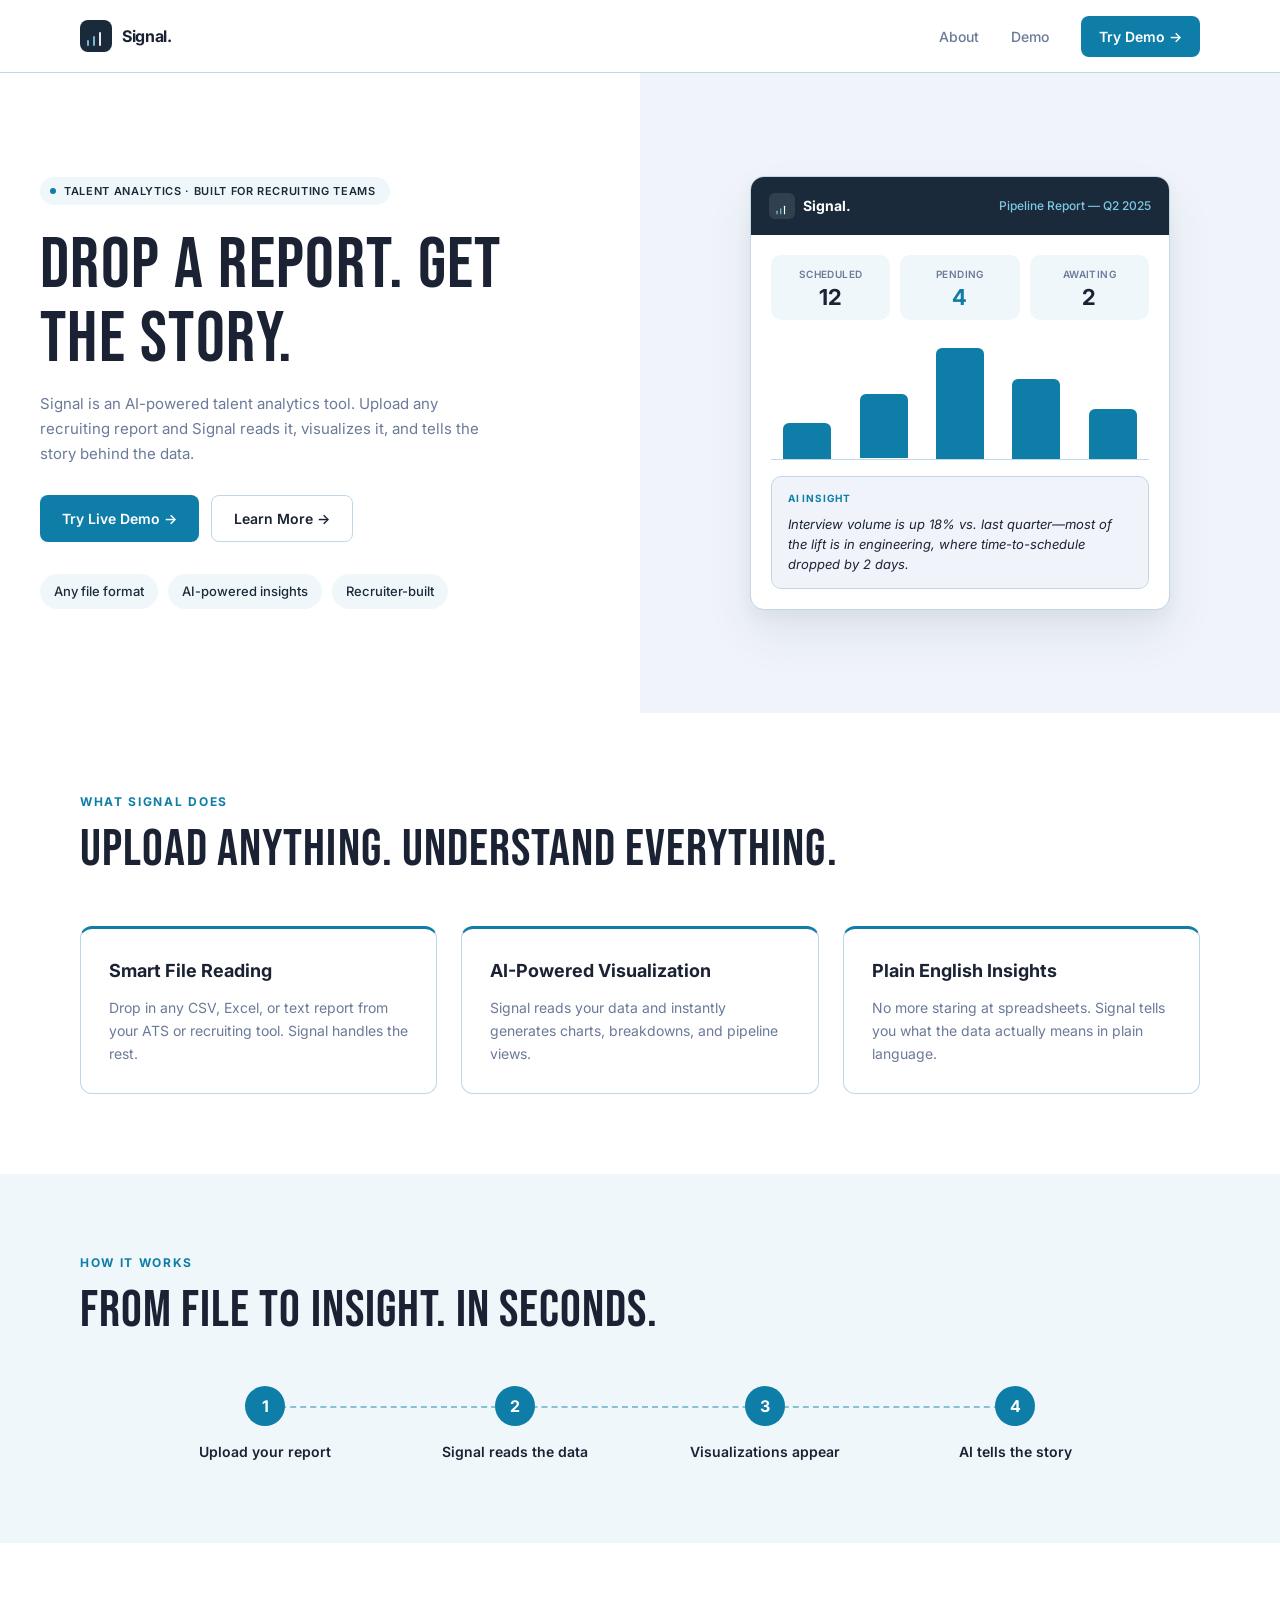
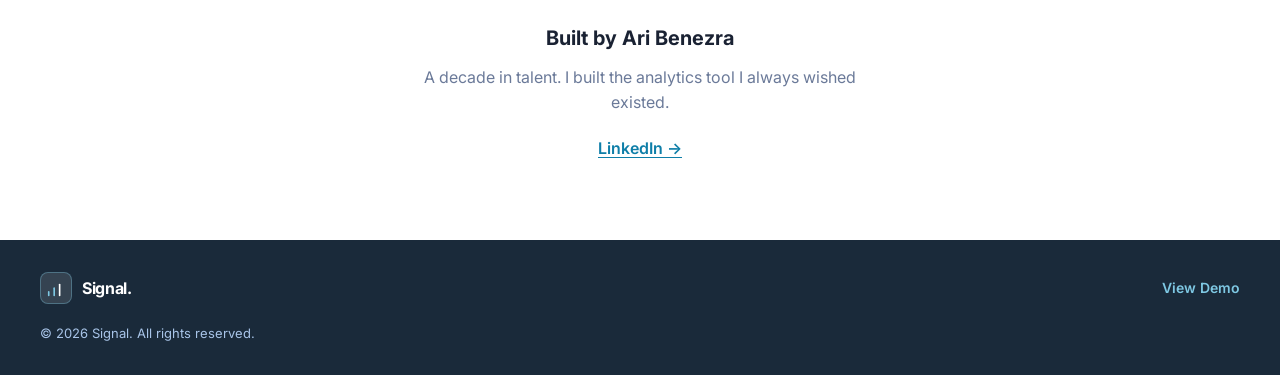
<file: signal/index.html>
<!DOCTYPE html>
<html lang="en">
<head>
  <meta charset="UTF-8" />
  <meta name="viewport" content="width=device-width, initial-scale=1.0" />
  <title>Signal — Talent analytics built for recruiting teams</title>
  <link rel="preconnect" href="https://fonts.googleapis.com" />
  <link rel="preconnect" href="https://fonts.gstatic.com" crossorigin />
  <link href="https://fonts.googleapis.com/css2?family=Bebas+Neue&family=Inter:wght@400;500;600;700&display=swap" rel="stylesheet" />
  <style>
    :root {
      --bg-page: #ffffff;
      --dark: #1a2a3a;
      --accent: #0e7ea8;
      --tint-blue: #f0f7fa;
      --mid-blue: #7ec8e3;
      --cool-gray: #f0f4fa;
      --text: #1a2233;
      --muted: #6b7a99;
      --border: #c0d8e4;
      --footer-muted: #a8c4e8;
    }

    *, *::before, *::after {
      box-sizing: border-box;
      margin: 0;
      padding: 0;
    }

    html {
      scroll-behavior: smooth;
    }

    body {
      font-family: Inter, system-ui, -apple-system, sans-serif;
      background: var(--bg-page);
      color: var(--text);
      font-size: 16px;
      line-height: 1.5;
      -webkit-font-smoothing: antialiased;
    }

    a {
      color: inherit;
      text-decoration: none;
    }

    .container {
      max-width: 1200px;
      margin: 0 auto;
      padding: 0 24px;
    }

    /* Logo */
    .logo {
      display: inline-flex;
      align-items: center;
      gap: 10px;
    }

    .logo-mark {
      width: 32px;
      height: 32px;
      border-radius: 8px;
      background: var(--dark);
      display: flex;
      align-items: flex-end;
      justify-content: center;
      gap: 3px;
      padding: 6px 5px 5px;
      flex-shrink: 0;
    }

    .logo-mark svg {
      width: 22px;
      height: 16px;
    }

    .logo-text {
      font-weight: 700;
      font-size: 16px;
      letter-spacing: -0.02em;
      color: var(--text);
    }

    .logo--footer .logo-text {
      color: #fff;
    }

    .logo--footer .logo-mark {
      background: rgba(255, 255, 255, 0.12);
      border: 1px solid rgba(126, 200, 227, 0.35);
    }

    /* Nav */
    .nav {
      position: sticky;
      top: 0;
      z-index: 100;
      background: #fff;
      border-bottom: 1px solid var(--border);
    }

    .nav-inner {
      display: flex;
      align-items: center;
      justify-content: space-between;
      height: 72px;
      max-width: 1200px;
      margin: 0 auto;
      padding: 0 40px;
    }

    .nav-links {
      display: flex;
      align-items: center;
      gap: 32px;
    }

    .nav-links a:not(.btn-nav) {
      font-size: 14px;
      font-weight: 500;
      color: var(--muted);
      transition: color 0.2s ease;
    }

    .nav-links a:not(.btn-nav):hover {
      color: var(--text);
    }

    .btn-nav {
      display: inline-flex;
      align-items: center;
      gap: 6px;
      padding: 10px 18px;
      background: var(--accent);
      color: #fff !important;
      font-size: 14px;
      font-weight: 600;
      border-radius: 8px;
      transition: background 0.2s ease, transform 0.15s ease;
    }

    .btn-nav:hover {
      background: #0c6f94;
    }

    /* Buttons */
    .btn {
      display: inline-flex;
      align-items: center;
      gap: 8px;
      padding: 12px 22px;
      font-size: 14px;
      font-weight: 600;
      border-radius: 8px;
      border: none;
      cursor: pointer;
      font-family: inherit;
      transition: background 0.2s ease, border-color 0.2s ease, transform 0.15s ease;
    }

    .btn-primary {
      background: var(--accent);
      color: #fff;
    }

    .btn-primary:hover {
      background: #0c6f94;
    }

    .btn-outline {
      background: transparent;
      color: var(--text);
      border: 1px solid var(--border);
    }

    .btn-outline:hover {
      border-color: var(--accent);
      color: var(--accent);
    }

    .hero-ctas {
      display: flex;
      flex-wrap: wrap;
      gap: 12px;
      margin-top: 28px;
    }

    /* Hero */
    .hero {
      display: grid;
      grid-template-columns: 1fr 1fr;
      min-height: min(640px, calc(100vh - 72px));
      align-items: stretch;
    }

    .hero-left {
      padding: 56px 40px;
      display: flex;
      flex-direction: column;
      justify-content: center;
      max-width: 600px;
    }

    .eyebrow-pill {
      display: inline-flex;
      align-items: center;
      gap: 8px;
      align-self: flex-start;
      padding: 6px 14px 6px 10px;
      background: var(--tint-blue);
      border-radius: 100px;
      font-size: 11px;
      font-weight: 600;
      letter-spacing: 0.06em;
      color: var(--dark);
      text-transform: uppercase;
      margin-bottom: 24px;
    }

    .eyebrow-pill::before {
      content: "";
      width: 6px;
      height: 6px;
      border-radius: 50%;
      background: var(--accent);
      flex-shrink: 0;
    }

    .eyebrow {
      font-size: 12px;
      font-weight: 700;
      letter-spacing: 0.14em;
      text-transform: uppercase;
      color: var(--accent);
      margin-bottom: 12px;
    }

    h1.hero-title {
      font-family: "Bebas Neue", Impact, sans-serif;
      font-size: clamp(48px, 6vw, 72px);
      font-weight: 400;
      line-height: 1.02;
      color: var(--text);
      letter-spacing: 0.02em;
      margin-bottom: 16px;
    }

    .hero-sub {
      font-size: 15px;
      color: var(--muted);
      max-width: 440px;
      line-height: 1.65;
    }

    .stat-pills {
      display: flex;
      flex-wrap: wrap;
      gap: 10px;
      margin-top: 32px;
    }

    .stat-pill {
      padding: 8px 14px;
      background: var(--tint-blue);
      border-radius: 100px;
      font-size: 13px;
      font-weight: 500;
      color: var(--dark);
    }

    .hero-right {
      background: var(--cool-gray);
      display: flex;
      align-items: center;
      justify-content: center;
      padding: 48px 40px;
      overflow: hidden;
    }

    @keyframes float-card {
      0%, 100% { transform: translateY(0); }
      50% { transform: translateY(-5px); }
    }

    @keyframes rise-in {
      from {
        opacity: 0;
        transform: translateY(12px);
      }
      to {
        opacity: 1;
        transform: translateY(0);
      }
    }

    @keyframes bar-grow {
      from {
        transform: scaleY(0);
        transform-origin: bottom center;
      }
      to {
        transform: scaleY(1);
        transform-origin: bottom center;
      }
    }

    .dash-wrap {
      width: 100%;
      max-width: 420px;
      animation: float-card 4s ease-in-out infinite;
    }

    .dash-card {
      background: #fff;
      border-radius: 14px;
      border: 1px solid var(--border);
      box-shadow: 0 24px 48px rgba(26, 42, 58, 0.08), 0 8px 16px rgba(26, 42, 58, 0.04);
      overflow: hidden;
    }

    .dash-header {
      background: var(--dark);
      padding: 16px 18px;
      display: flex;
      align-items: center;
      justify-content: space-between;
      gap: 12px;
    }

    .dash-header .mini-logo {
      display: flex;
      align-items: center;
      gap: 8px;
      color: #fff;
      font-weight: 700;
      font-size: 14px;
    }

    .dash-header .mini-logo-mark {
      width: 26px;
      height: 26px;
      border-radius: 6px;
      background: rgba(255, 255, 255, 0.1);
      display: flex;
      align-items: flex-end;
      justify-content: center;
      padding: 4px;
    }

    .dash-title {
      font-size: 12px;
      font-weight: 500;
      color: var(--mid-blue);
      white-space: nowrap;
      overflow: hidden;
      text-overflow: ellipsis;
    }

    .dash-body {
      padding: 20px;
    }

    .dash-stats {
      display: grid;
      grid-template-columns: repeat(3, 1fr);
      gap: 10px;
      margin-bottom: 20px;
    }

    .dash-stat {
      background: var(--tint-blue);
      border-radius: 10px;
      padding: 12px 10px;
      text-align: center;
      opacity: 0;
      animation: rise-in 0.55s ease forwards;
    }

    .dash-stat:nth-child(1) { animation-delay: 0.1s; }
    .dash-stat:nth-child(2) { animation-delay: 0.25s; }
    .dash-stat:nth-child(3) { animation-delay: 0.4s; }

    .dash-stat-label {
      font-size: 10px;
      font-weight: 600;
      text-transform: uppercase;
      letter-spacing: 0.04em;
      color: var(--muted);
      margin-bottom: 4px;
    }

    .dash-stat-value {
      font-size: 22px;
      font-weight: 700;
      color: var(--text);
      line-height: 1;
    }

    .dash-stat--accent .dash-stat-value {
      color: var(--accent);
    }

    .dash-chart {
      height: 120px;
      display: flex;
      align-items: flex-end;
      justify-content: space-around;
      gap: 12px;
      padding: 8px 4px 0;
      margin-bottom: 16px;
      border-bottom: 1px solid var(--border);
    }

    .dash-bar {
      flex: 1;
      max-width: 48px;
      background: var(--accent);
      border-radius: 6px 6px 0 0;
      min-height: 8px;
      transform: scaleY(0);
      transform-origin: bottom center;
      animation: bar-grow 0.7s cubic-bezier(0.34, 1.2, 0.64, 1) forwards;
    }

    .dash-bar:nth-child(1) { height: 32%; animation-delay: 0.5s; }
    .dash-bar:nth-child(2) { height: 58%; animation-delay: 0.65s; }
    .dash-bar:nth-child(3) { height: 100%; animation-delay: 0.8s; }
    .dash-bar:nth-child(4) { height: 72%; animation-delay: 0.95s; }
    .dash-bar:nth-child(5) { height: 45%; animation-delay: 1.1s; }

    .dash-insight {
      background: var(--cool-gray);
      border: 1px solid var(--border);
      border-radius: 10px;
      padding: 14px 16px;
      opacity: 0;
      animation: rise-in 0.6s ease forwards;
      animation-delay: 1.15s;
    }

    .dash-insight-label {
      font-size: 10px;
      font-weight: 700;
      letter-spacing: 0.08em;
      text-transform: uppercase;
      color: var(--accent);
      margin-bottom: 8px;
    }

    .dash-insight p {
      font-size: 13px;
      font-style: italic;
      color: var(--text);
      line-height: 1.55;
    }

    /* Features */
    .section-features {
      padding: 80px 40px;
      background: #fff;
    }

    .section-inner {
      max-width: 1120px;
      margin: 0 auto;
    }

    .section-title {
      font-family: "Bebas Neue", Impact, sans-serif;
      font-size: clamp(40px, 5vw, 52px);
      font-weight: 400;
      line-height: 1.05;
      color: var(--text);
      letter-spacing: 0.02em;
      margin-bottom: 48px;
    }

    .feature-grid {
      display: grid;
      grid-template-columns: repeat(3, 1fr);
      gap: 24px;
    }

    .feature-card {
      background: #fff;
      border: 1px solid var(--border);
      border-radius: 12px;
      border-top: 3px solid var(--accent);
      padding: 28px;
      transition: box-shadow 0.25s ease;
    }

    .feature-card:hover {
      box-shadow: 0 16px 40px rgba(14, 126, 168, 0.08);
    }

    .feature-card h3 {
      font-size: 18px;
      font-weight: 700;
      color: var(--text);
      margin-bottom: 12px;
    }

    .feature-card p {
      font-size: 14px;
      color: var(--muted);
      line-height: 1.65;
    }

    /* How it works */
    .section-how {
      padding: 80px 40px;
      background: var(--tint-blue);
    }

    .steps {
      display: flex;
      align-items: flex-start;
      justify-content: space-between;
      gap: 0;
      position: relative;
      margin-top: 8px;
      max-width: 1000px;
      margin-left: auto;
      margin-right: auto;
    }

    .steps::before {
      content: "";
      position: absolute;
      top: 20px;
      left: 12%;
      right: 12%;
      height: 0;
      border-top: 2px dashed var(--accent);
      opacity: 0.45;
      z-index: 0;
    }

    .step {
      flex: 1;
      text-align: center;
      position: relative;
      z-index: 1;
      padding: 0 8px;
    }

    .step-num {
      width: 40px;
      height: 40px;
      border-radius: 50%;
      background: var(--accent);
      color: #fff;
      font-size: 16px;
      font-weight: 700;
      display: flex;
      align-items: center;
      justify-content: center;
      margin: 0 auto 16px;
    }

    .step p {
      font-size: 14px;
      font-weight: 600;
      color: var(--text);
      line-height: 1.45;
      max-width: 160px;
      margin: 0 auto;
    }

    /* Built by */
    .section-built {
      padding: 80px 40px;
      text-align: center;
      background: #fff;
    }

    .section-built h2 {
      font-size: 20px;
      font-weight: 700;
      color: var(--text);
      margin-bottom: 12px;
    }

    .section-built .bio {
      font-size: 16px;
      color: var(--muted);
      max-width: 480px;
      margin: 0 auto 20px;
      line-height: 1.6;
    }

    .section-built a {
      color: var(--accent);
      font-weight: 600;
      text-decoration: underline;
      text-underline-offset: 3px;
    }

    .section-built a:hover {
      color: #0c6f94;
    }

    /* Footer */
    .footer {
      background: var(--dark);
      padding: 32px 40px;
    }

    .footer-top {
      display: flex;
      align-items: center;
      justify-content: space-between;
      flex-wrap: wrap;
      gap: 16px;
      max-width: 1200px;
      margin: 0 auto;
    }

    .footer-top a.demo-link {
      color: var(--mid-blue);
      font-size: 14px;
      font-weight: 600;
      transition: color 0.2s ease;
    }

    .footer-top a.demo-link:hover {
      color: #fff;
    }

    .footer-copy {
      max-width: 1200px;
      margin: 20px auto 0;
      font-size: 13px;
      color: var(--footer-muted);
    }

    @media (max-width: 900px) {
      .hero {
        grid-template-columns: 1fr;
      }

      .hero-left {
        max-width: none;
        padding: 40px 24px 32px;
      }

      .hero-right {
        padding: 32px 24px 48px;
        min-height: 380px;
      }

      .feature-grid {
        grid-template-columns: 1fr;
      }

      .steps {
        flex-direction: column;
        align-items: center;
        gap: 28px;
      }

      .steps::before {
        display: none;
      }

      .nav-inner {
        padding: 0 20px;
      }

      .section-features,
      .section-how,
      .section-built {
        padding: 56px 24px;
      }

      .footer {
        padding: 28px 24px;
      }
    }
  </style>
</head>
<body>
  <header class="nav">
    <div class="nav-inner">
      <a href="#" class="logo" aria-label="Signal home">
        <span class="logo-mark" aria-hidden="true">
          <svg viewBox="0 0 22 16" fill="none" xmlns="http://www.w3.org/2000/svg">
            <path d="M3 14V10" stroke="#7EC8E3" stroke-width="1.8" stroke-linecap="round"/>
            <path d="M9 14V6" stroke="#7EC8E3" stroke-width="1.8" stroke-linecap="round"/>
            <path d="M15 14V2" stroke="#FFFFFF" stroke-width="1.8" stroke-linecap="round"/>
          </svg>
        </span>
        <span class="logo-text">Signal.</span>
      </a>
      <nav class="nav-links" aria-label="Primary">
        <a href="#about">About</a>
        <a href="https://signal-v2-ochre.vercel.app" target="_blank" rel="noopener noreferrer">Demo</a>
        <a class="btn-nav" href="https://signal-v2-ochre.vercel.app" target="_blank" rel="noopener noreferrer">Try Demo →</a>
      </nav>
    </div>
  </header>

  <main>
    <section class="hero" id="about">
      <div class="hero-left">
        <div class="eyebrow-pill">Talent analytics · Built for recruiting teams</div>
        <h1 class="hero-title">Drop a report. Get the story.</h1>
        <p class="hero-sub">
          Signal is an AI-powered talent analytics tool. Upload any recruiting report and Signal reads it, visualizes it, and tells the story behind the data.
        </p>
        <div class="hero-ctas">
          <a class="btn btn-primary" href="https://signal-v2-ochre.vercel.app" target="_blank" rel="noopener noreferrer">Try Live Demo →</a>
          <a class="btn btn-outline" href="#features">Learn More →</a>
        </div>
        <div class="stat-pills" role="list">
          <span class="stat-pill" role="listitem">Any file format</span>
          <span class="stat-pill" role="listitem">AI-powered insights</span>
          <span class="stat-pill" role="listitem">Recruiter-built</span>
        </div>
      </div>
      <div class="hero-right">
        <div class="dash-wrap">
          <div class="dash-card">
            <div class="dash-header">
              <div class="mini-logo">
                <span class="mini-logo-mark" aria-hidden="true">
                  <svg width="14" height="10" viewBox="0 0 22 16" fill="none" xmlns="http://www.w3.org/2000/svg">
                    <path d="M3 14V10" stroke="#7EC8E3" stroke-width="1.8" stroke-linecap="round"/>
                    <path d="M9 14V6" stroke="#7EC8E3" stroke-width="1.8" stroke-linecap="round"/>
                    <path d="M15 14V2" stroke="#FFFFFF" stroke-width="1.8" stroke-linecap="round"/>
                  </svg>
                </span>
                Signal.
              </div>
              <span class="dash-title">Pipeline Report — Q2 2025</span>
            </div>
            <div class="dash-body">
              <div class="dash-stats">
                <div class="dash-stat">
                  <div class="dash-stat-label">Scheduled</div>
                  <div class="dash-stat-value">12</div>
                </div>
                <div class="dash-stat dash-stat--accent">
                  <div class="dash-stat-label">Pending</div>
                  <div class="dash-stat-value">4</div>
                </div>
                <div class="dash-stat">
                  <div class="dash-stat-label">Awaiting</div>
                  <div class="dash-stat-value">2</div>
                </div>
              </div>
              <div class="dash-chart" aria-hidden="true">
                <div class="dash-bar"></div>
                <div class="dash-bar"></div>
                <div class="dash-bar"></div>
                <div class="dash-bar"></div>
                <div class="dash-bar"></div>
              </div>
              <div class="dash-insight">
                <div class="dash-insight-label">AI Insight</div>
                <p>Interview volume is up 18% vs. last quarter—most of the lift is in engineering, where time-to-schedule dropped by 2 days.</p>
              </div>
            </div>
          </div>
        </div>
      </div>
    </section>

    <section class="section-features" id="features">
      <div class="section-inner">
        <p class="eyebrow">What Signal does</p>
        <h2 class="section-title">Upload anything. Understand everything.</h2>
        <div class="feature-grid">
          <article class="feature-card">
            <h3>Smart File Reading</h3>
            <p>Drop in any CSV, Excel, or text report from your ATS or recruiting tool. Signal handles the rest.</p>
          </article>
          <article class="feature-card">
            <h3>AI-Powered Visualization</h3>
            <p>Signal reads your data and instantly generates charts, breakdowns, and pipeline views.</p>
          </article>
          <article class="feature-card">
            <h3>Plain English Insights</h3>
            <p>No more staring at spreadsheets. Signal tells you what the data actually means in plain language.</p>
          </article>
        </div>
      </div>
    </section>

    <section class="section-how" id="how">
      <div class="section-inner">
        <p class="eyebrow">How it works</p>
        <h2 class="section-title">From file to insight. In seconds.</h2>
        <div class="steps">
          <div class="step">
            <div class="step-num">1</div>
            <p>Upload your report</p>
          </div>
          <div class="step">
            <div class="step-num">2</div>
            <p>Signal reads the data</p>
          </div>
          <div class="step">
            <div class="step-num">3</div>
            <p>Visualizations appear</p>
          </div>
          <div class="step">
            <div class="step-num">4</div>
            <p>AI tells the story</p>
          </div>
        </div>
      </div>
    </section>

    <section class="section-built">
      <h2>Built by Ari Benezra</h2>
      <p class="bio">A decade in talent. I built the analytics tool I always wished existed.</p>
      <a href="https://www.linkedin.com/in/aribenezra347/" target="_blank" rel="noopener noreferrer">LinkedIn →</a>
    </section>
  </main>

  <footer class="footer">
    <div class="footer-top">
      <a href="#" class="logo logo--footer" aria-label="Signal home">
        <span class="logo-mark" aria-hidden="true">
          <svg viewBox="0 0 22 16" fill="none" xmlns="http://www.w3.org/2000/svg">
            <path d="M3 14V10" stroke="#7EC8E3" stroke-width="1.8" stroke-linecap="round"/>
            <path d="M9 14V6" stroke="#7EC8E3" stroke-width="1.8" stroke-linecap="round"/>
            <path d="M15 14V2" stroke="#FFFFFF" stroke-width="1.8" stroke-linecap="round"/>
          </svg>
        </span>
        <span class="logo-text">Signal.</span>
      </a>
      <a class="demo-link" href="https://signal-v2-ochre.vercel.app" target="_blank" rel="noopener noreferrer">View Demo</a>
    </div>
    <p class="footer-copy">© 2026 Signal. All rights reserved.</p>
  </footer>
</body>
</html>
</file>
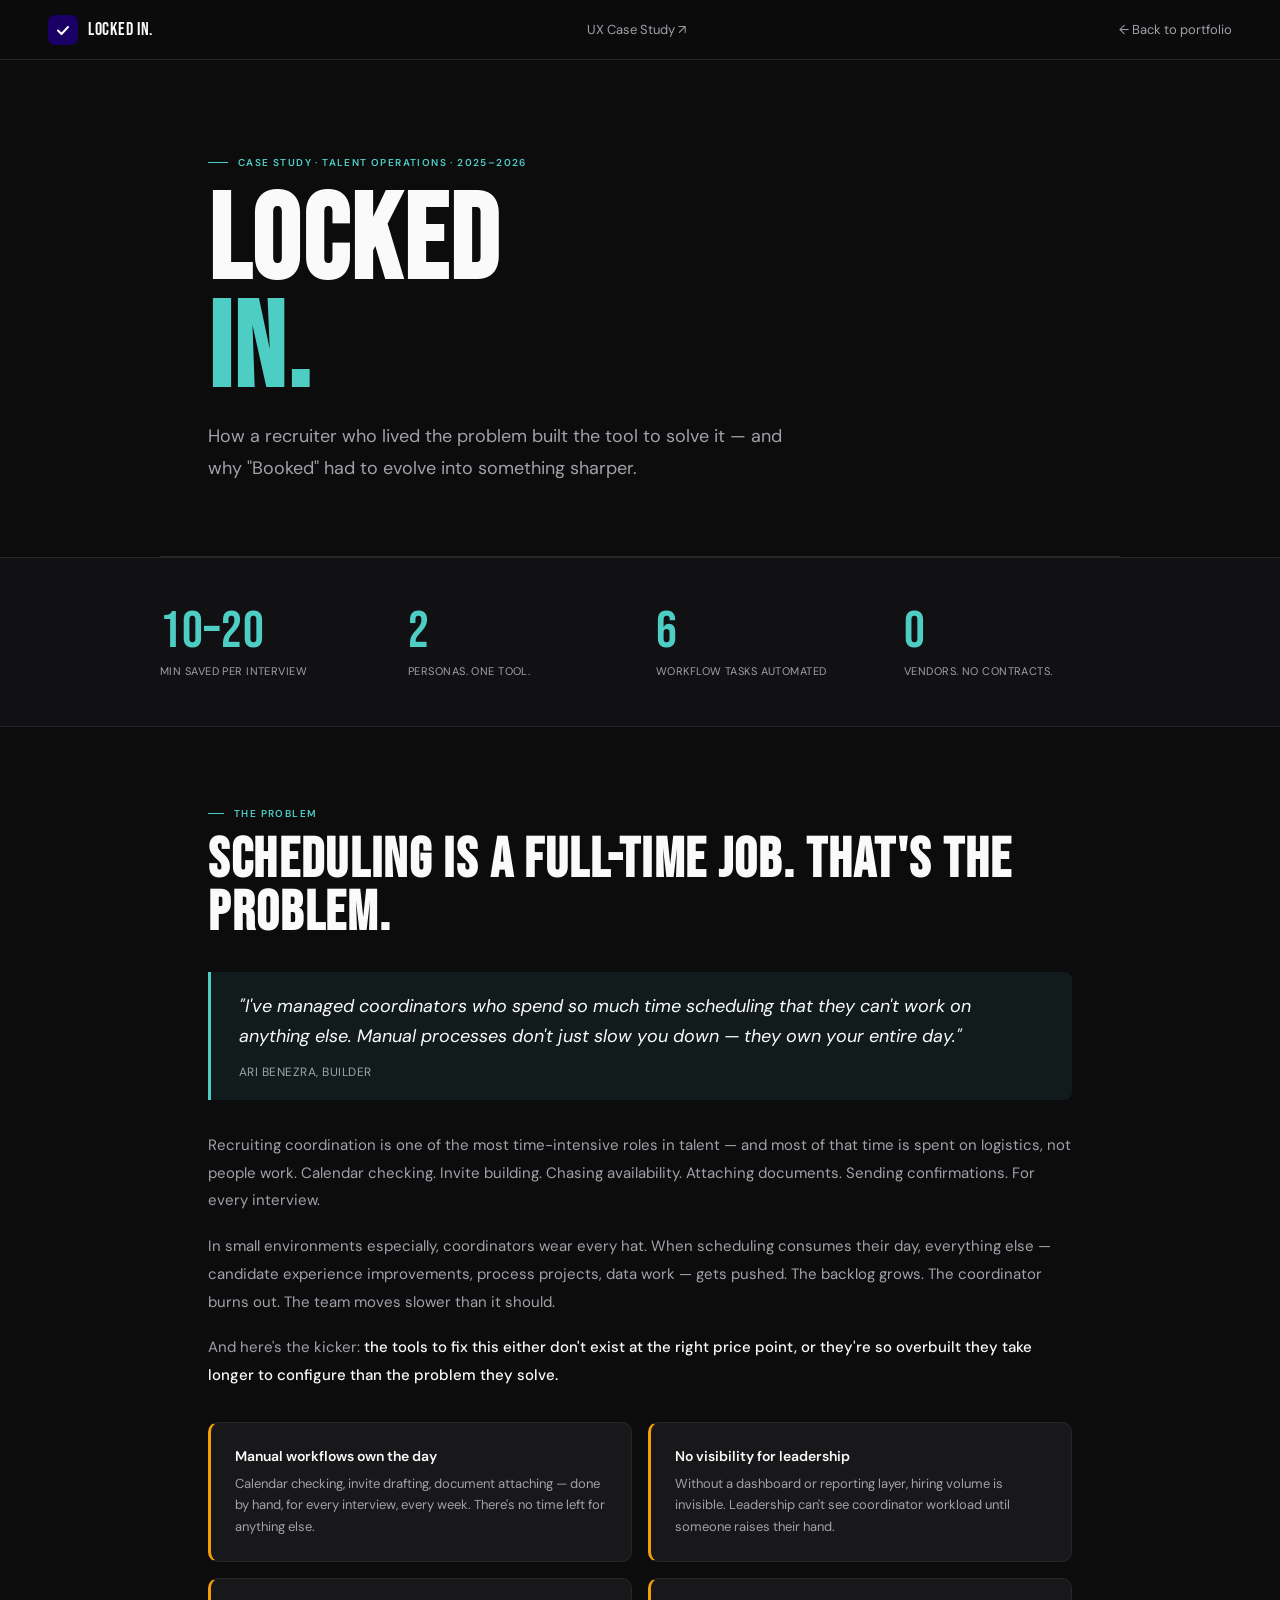
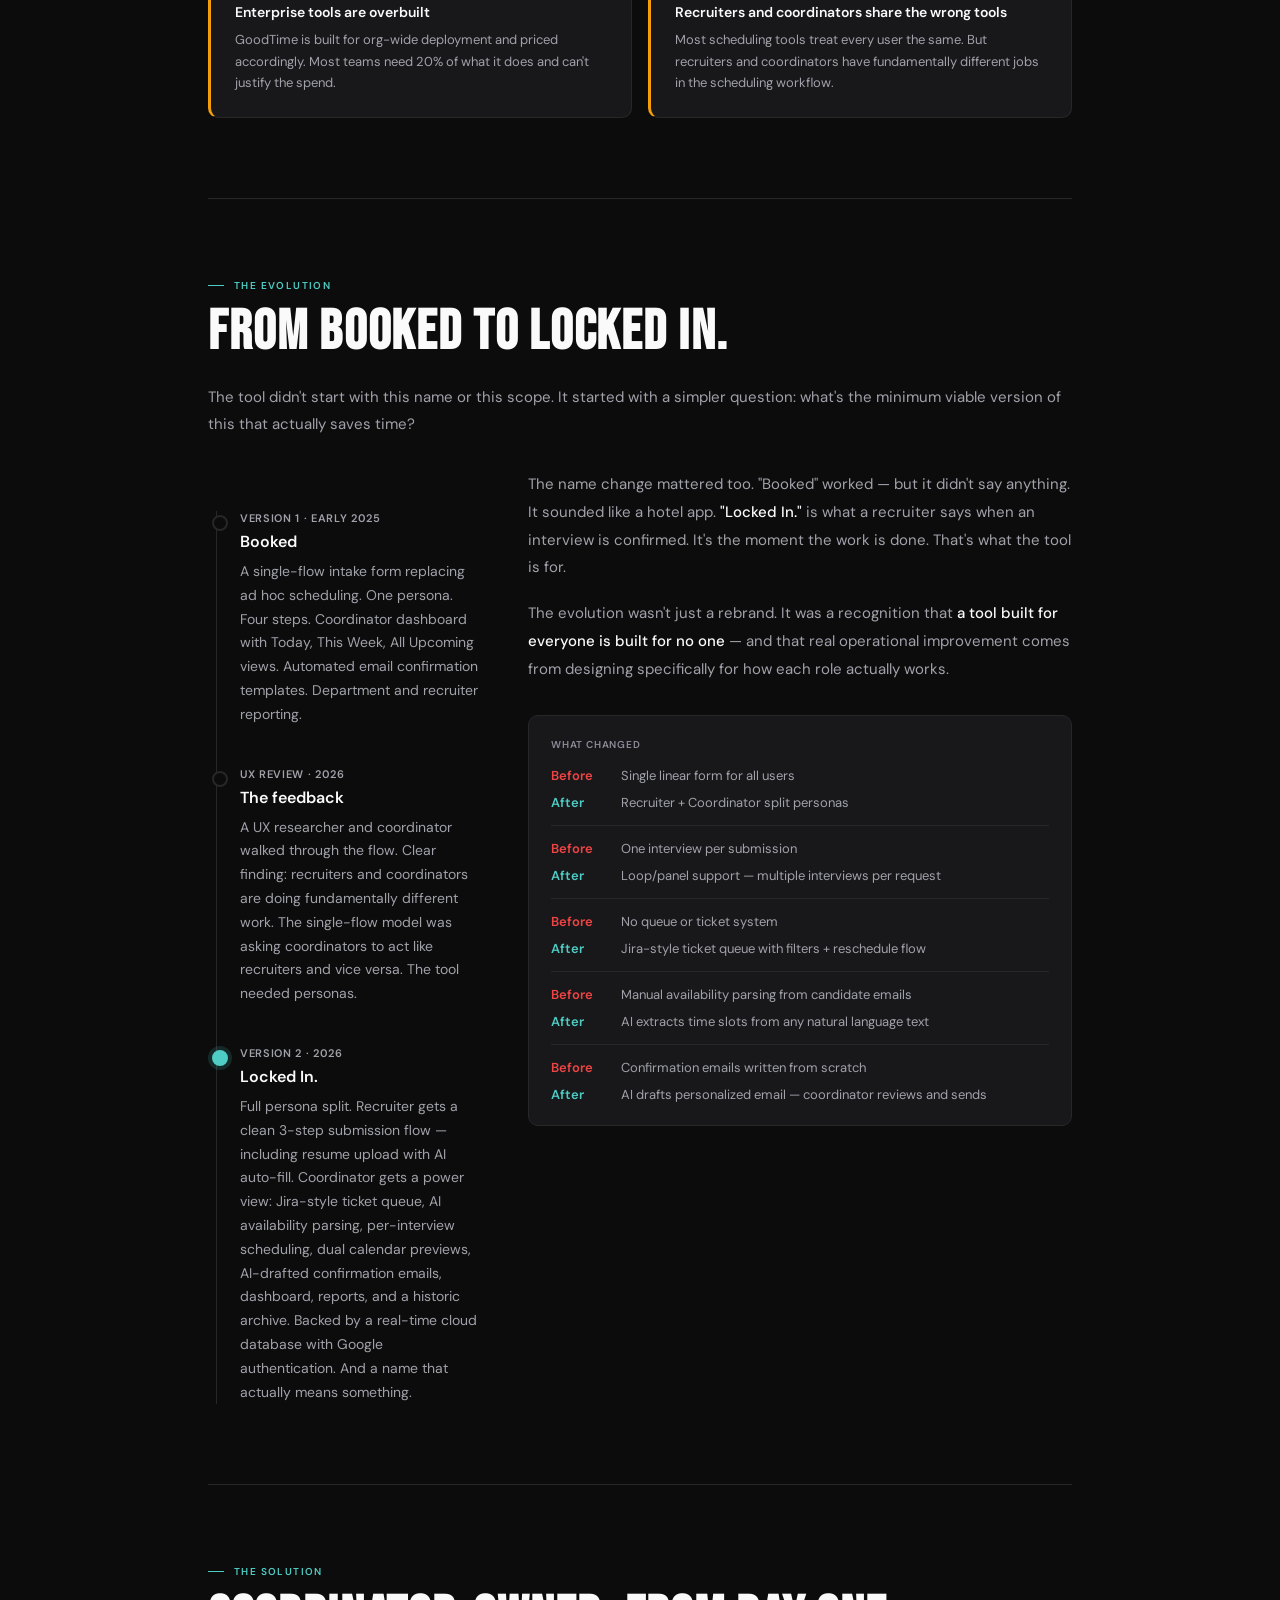
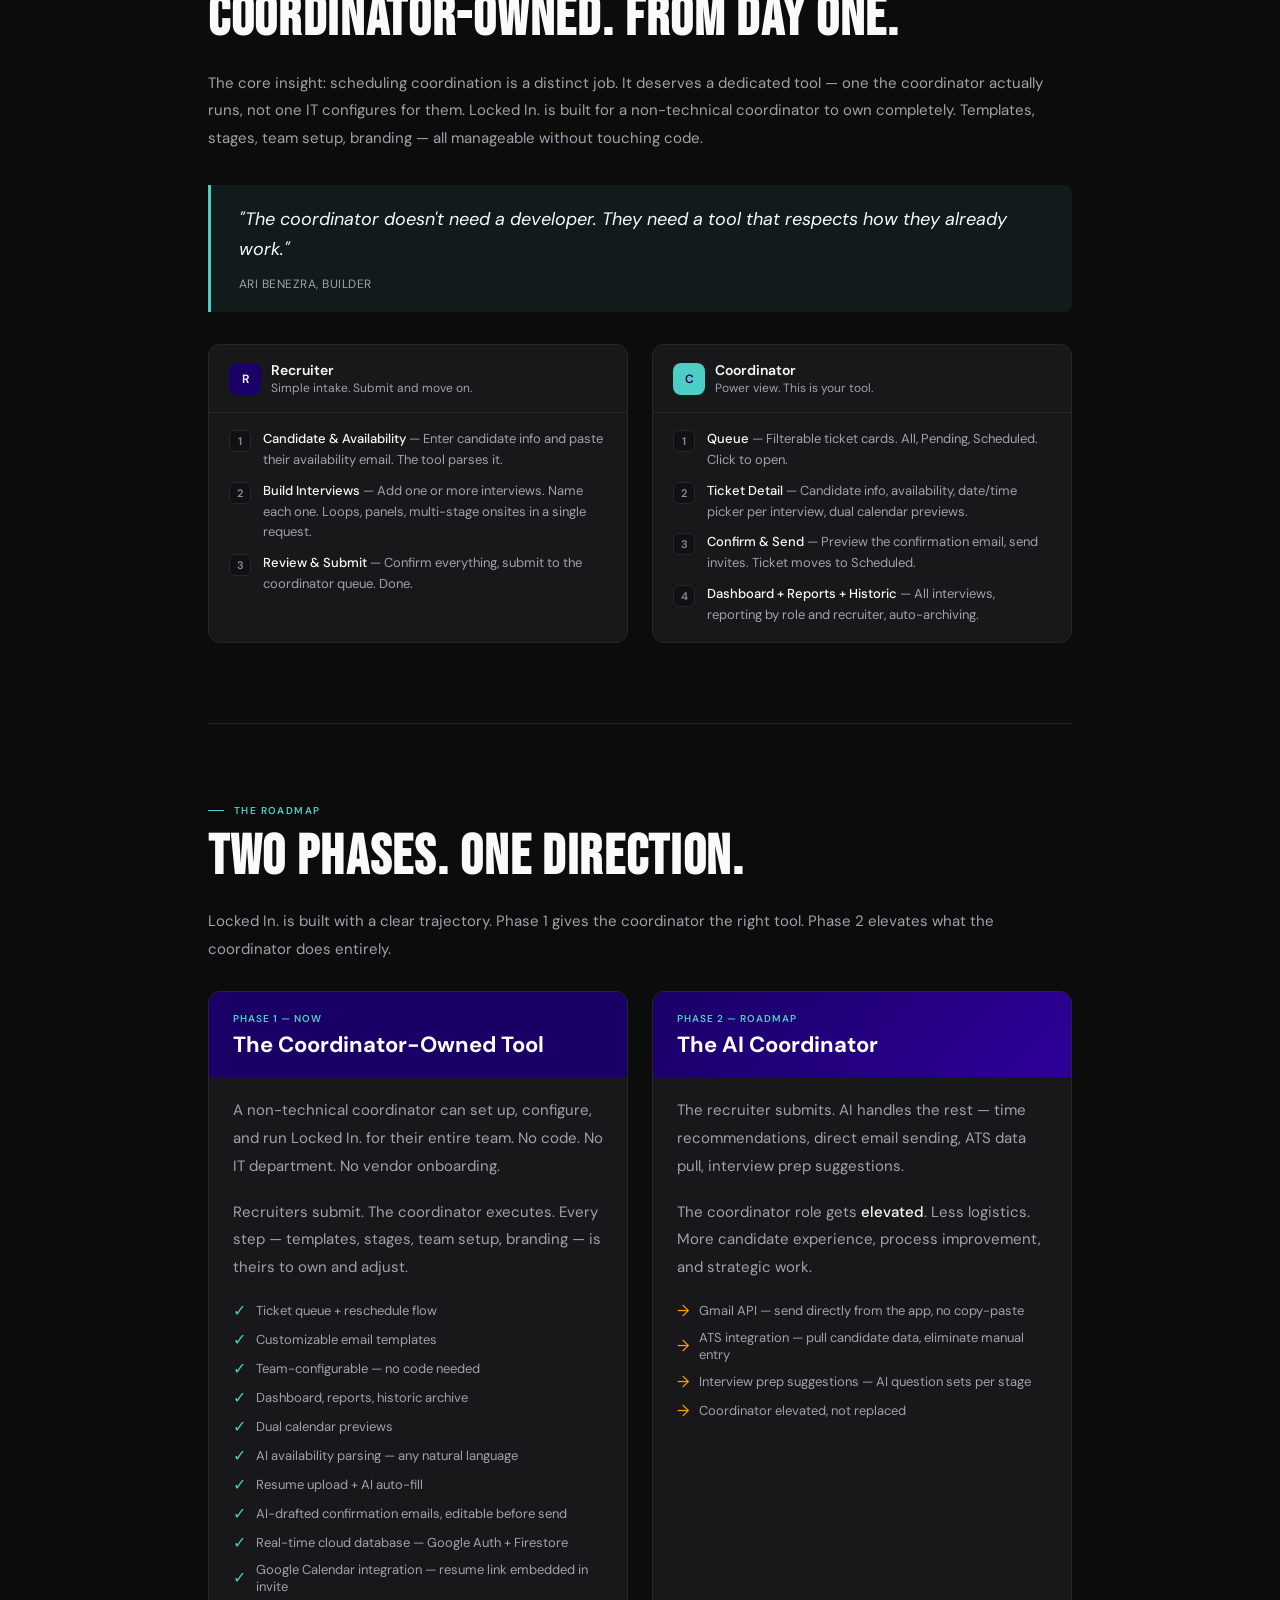
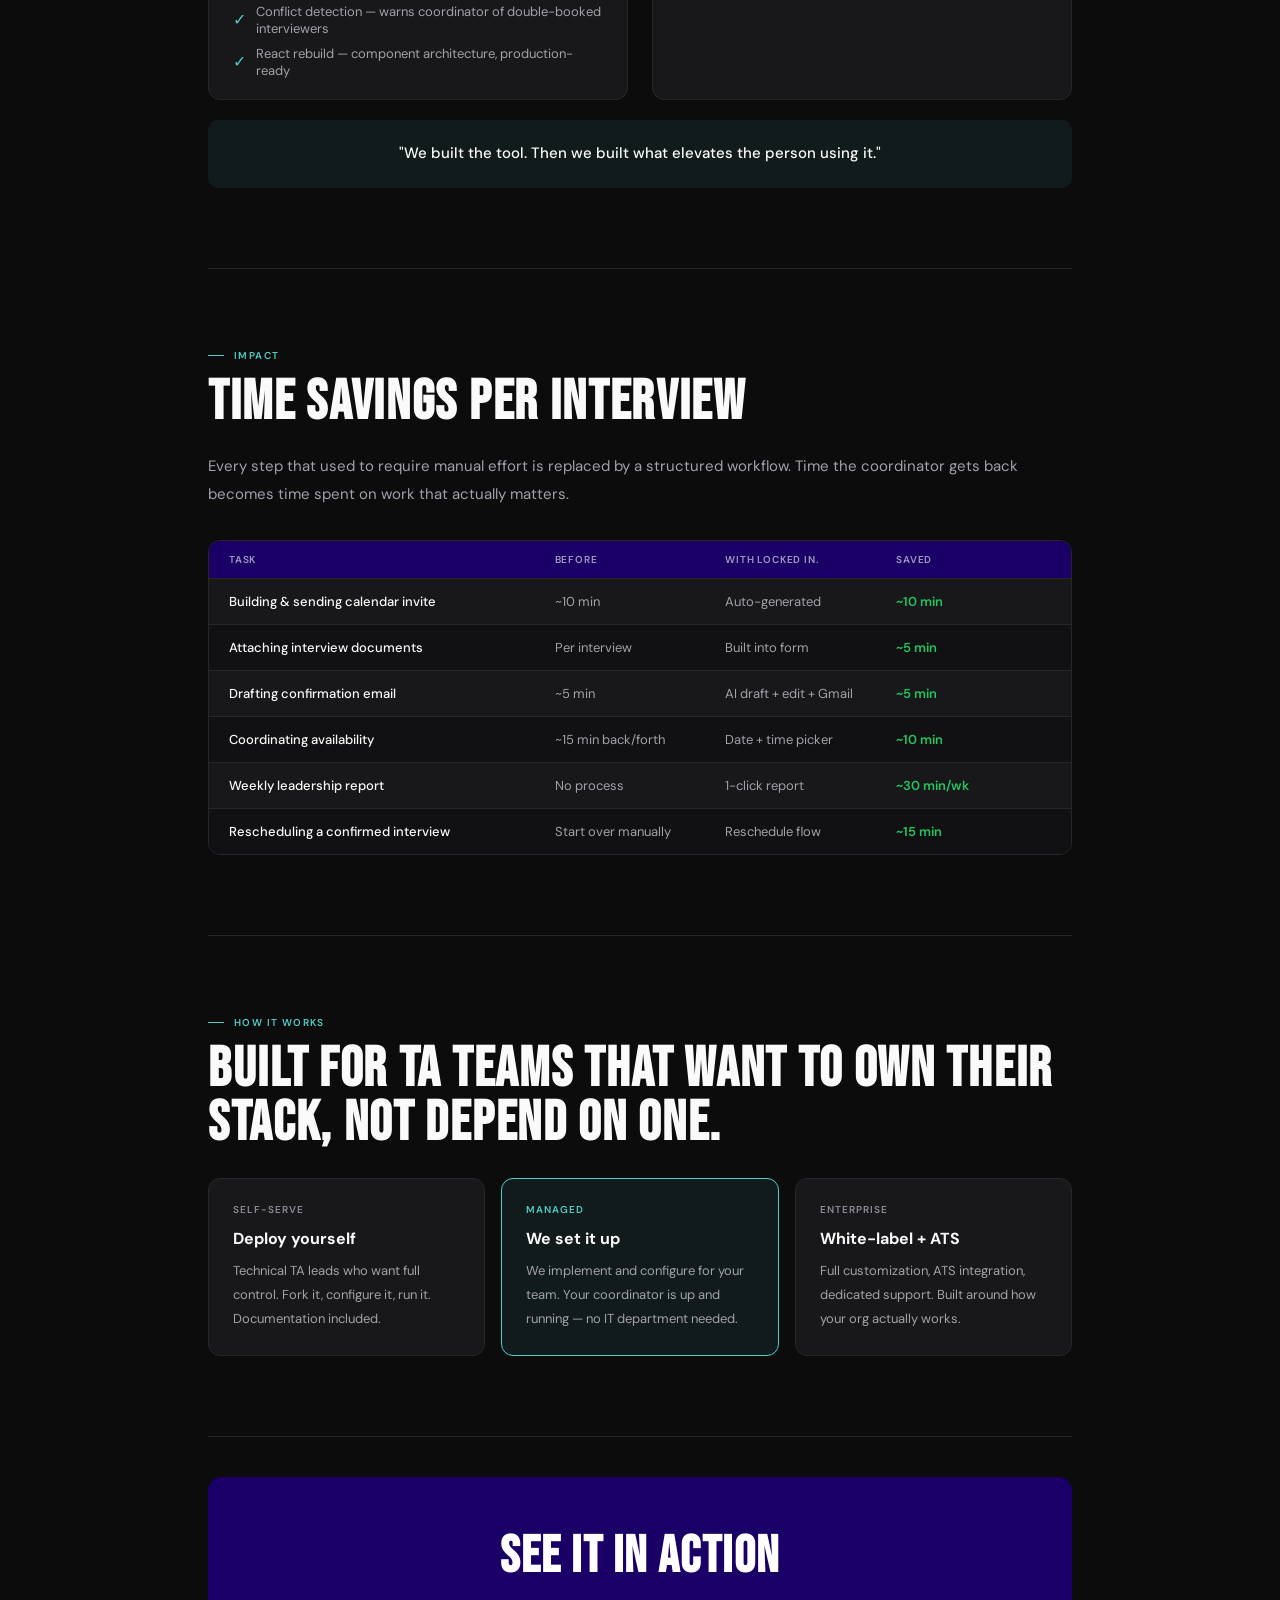
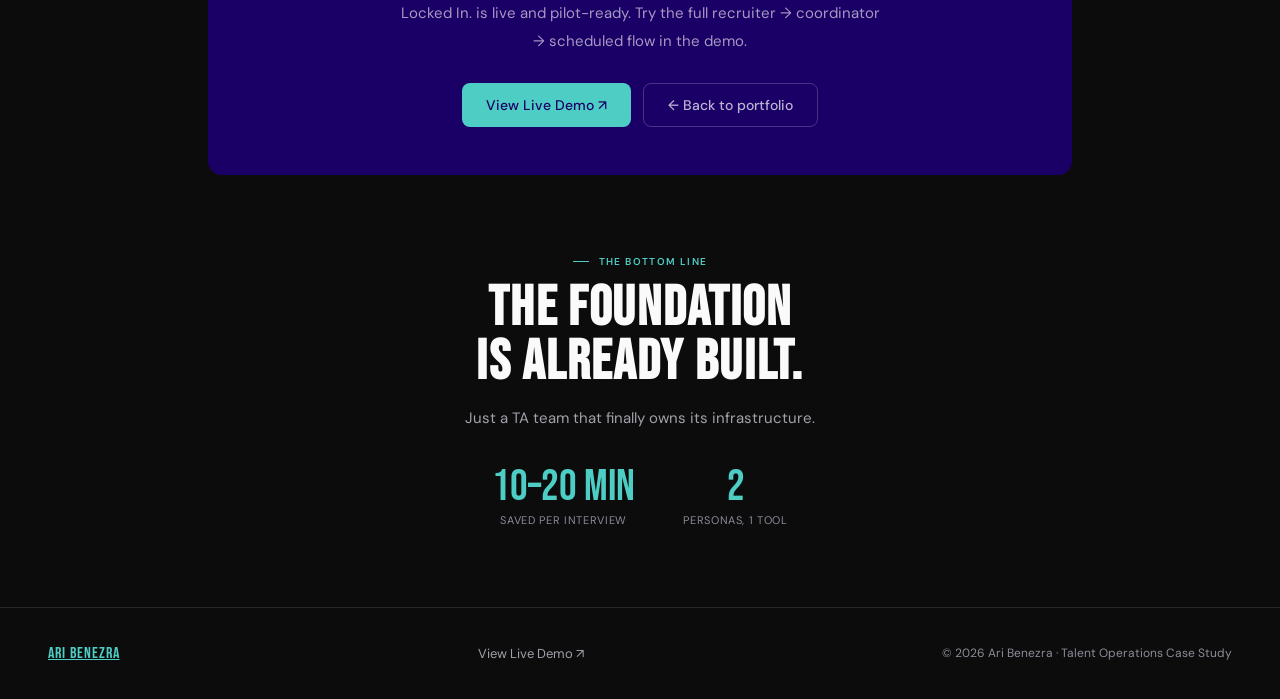
<file: locked-in-case-study.html>
<!DOCTYPE html>
<html lang="en">
<head>
<meta charset="UTF-8"/>
<meta name="viewport" content="width=device-width, initial-scale=1.0"/>
<title>Locked In. — Case Study</title>
<link href="https://fonts.googleapis.com/css2?family=Bebas+Neue&family=DM+Sans:wght@300;400;500;600&display=swap" rel="stylesheet"/>
<style>
*{box-sizing:border-box;margin:0;padding:0}
:root{
  --bg:#0C0C0D;--bg2:#111113;--card:#18181B;--border:#27272A;
  --text:#FAFAFA;--muted:#A1A1AA;--dim:#8C8C99;
  --teal:#4ECDC4;--teal2:#38B8AF;--teal-light:rgba(78,205,196,.08);
  --navy:#1A0066;
  --amber:#F59E0B;--amber2:#FCD34D;--amber-bg:rgba(245,158,11,.08);
  --green:#22C55E;--green-bg:rgba(34,197,94,.08);
  --red:#EF4444;
}
html{scroll-behavior:smooth}
body{background:var(--bg);color:var(--text);font-family:'DM Sans',sans-serif;-webkit-font-smoothing:antialiased}

/* NAV */
nav{position:sticky;top:0;z-index:100;background:rgba(12,12,13,.92);backdrop-filter:blur(16px);border-bottom:1px solid var(--border);padding:0 48px;height:60px;display:flex;align-items:center;justify-content:space-between}
.nav-logo{display:flex;align-items:center;gap:10px;text-decoration:none}
.nav-check{width:30px;height:30px;background:var(--navy);border-radius:7px;display:flex;align-items:center;justify-content:center;flex-shrink:0}
.nav-check svg{width:16px;height:16px}
.nav-name{font-family:'Bebas Neue',sans-serif;font-size:18px;letter-spacing:.04em;color:var(--text)}
.nav-back{font-size:13px;color:var(--muted);text-decoration:none;transition:color .15s}
.nav-back:hover{color:var(--teal)}

/* HERO */
.hero{padding:96px 48px 72px;max-width:960px;margin:0 auto;border-bottom:1px solid var(--border)}
.hero-tag{font-size:10px;font-weight:600;letter-spacing:.14em;text-transform:uppercase;color:var(--teal);margin-bottom:20px;display:flex;align-items:center;gap:10px}
.hero-tag::before{content:'';width:20px;height:1px;background:var(--teal);display:inline-block}
.hero h1{font-family:'Bebas Neue',sans-serif;font-size:clamp(64px,10vw,120px);letter-spacing:.02em;color:var(--text);line-height:.9;margin-bottom:16px}
.hero h1 span{color:var(--teal)}
.hero-sub{font-size:18px;color:var(--muted);line-height:1.75;max-width:600px;margin-bottom:40px}
.hero-meta{display:flex;gap:40px;flex-wrap:wrap}
.meta-item{}
.meta-label{font-size:10px;font-weight:600;letter-spacing:.1em;text-transform:uppercase;color:var(--dim);margin-bottom:5px}
.meta-value{font-size:14px;font-weight:500;color:var(--text)}

/* STAT STRIP */
.stats{background:var(--bg2);border-top:1px solid var(--border);border-bottom:1px solid var(--border);padding:48px}
.stats-inner{max-width:960px;margin:0 auto;display:grid;grid-template-columns:repeat(4,1fr);gap:32px}
.stat{}
.stat-num{font-family:'Bebas Neue',sans-serif;font-size:52px;letter-spacing:.02em;color:var(--teal);line-height:1;margin-bottom:6px}
.stat-label{font-size:11px;color:var(--muted);font-weight:400;letter-spacing:.04em;text-transform:uppercase}

/* CONTENT */
.content{max-width:960px;margin:0 auto;padding:0 48px}
.section{padding:80px 0;border-bottom:1px solid var(--border)}
.section:last-child{border-bottom:none}
.eyebrow{font-size:10px;font-weight:600;letter-spacing:.14em;text-transform:uppercase;color:var(--teal);margin-bottom:14px;display:flex;align-items:center;gap:10px}
.eyebrow::before{content:'';width:16px;height:1px;background:var(--teal);display:inline-block}
h2{font-family:'Bebas Neue',sans-serif;font-size:clamp(38px,6vw,56px);letter-spacing:.03em;color:var(--text);line-height:.95;margin-bottom:24px}
p{font-size:15px;color:var(--muted);line-height:1.85;margin-bottom:18px}
p:last-child{margin-bottom:0}
p strong{color:var(--text);font-weight:500}

/* PULL QUOTE */
.pull-quote{border-left:3px solid var(--teal);padding:20px 28px;margin:32px 0;background:var(--teal-light);border-radius:0 8px 8px 0}
.pull-quote p{font-size:18px;color:var(--text);font-style:italic;line-height:1.65;margin:0}
.pull-quote cite{display:block;font-size:12px;color:var(--muted);margin-top:12px;font-style:normal;letter-spacing:.04em;text-transform:uppercase}

/* TWO COL */
.two-col{display:grid;grid-template-columns:1fr 1fr;gap:48px;margin-top:32px}
.two-col-third{display:grid;grid-template-columns:1fr 2fr;gap:48px;align-items:start;margin-top:32px}

/* PROBLEM CARDS */
.problem-grid{display:grid;grid-template-columns:1fr 1fr;gap:16px;margin-top:32px}
.problem-card{background:var(--card);border:1px solid var(--border);border-radius:10px;padding:24px;border-left:3px solid var(--amber)}
.problem-card h4{font-size:14px;font-weight:600;color:var(--text);margin-bottom:8px}
.problem-card p{font-size:13px;color:var(--muted);margin:0;line-height:1.65}

/* EVOLUTION TIMELINE */
.timeline{margin-top:40px;position:relative;padding-left:32px}
.timeline::before{content:'';position:absolute;left:8px;top:0;bottom:0;width:1px;background:var(--border)}
.tl-item{position:relative;margin-bottom:40px}
.tl-item:last-child{margin-bottom:0}
.tl-dot{position:absolute;left:-28px;top:4px;width:16px;height:16px;border-radius:50%;border:2px solid var(--border);background:var(--bg);transition:all .2s}
.tl-item.active .tl-dot{background:var(--teal);border-color:var(--teal);box-shadow:0 0 0 4px rgba(78,205,196,.15)}
.tl-date{font-size:11px;font-weight:600;letter-spacing:.06em;text-transform:uppercase;color:var(--muted);margin-bottom:6px}
.tl-title{font-size:16px;font-weight:600;color:var(--text);margin-bottom:8px}
.tl-body{font-size:14px;color:var(--muted);line-height:1.7}

/* FLOW DIAGRAM */
.flow{margin-top:32px;display:grid;grid-template-columns:1fr 1fr;gap:24px}
.flow-persona{background:var(--card);border:1px solid var(--border);border-radius:12px;overflow:hidden}
.flow-persona-hd{padding:16px 20px;border-bottom:1px solid var(--border);display:flex;align-items:center;gap:10px}
.flow-persona-badge{width:32px;height:32px;border-radius:8px;display:flex;align-items:center;justify-content:center;font-size:12px;font-weight:600;flex-shrink:0}
.flow-persona-badge.rec{background:var(--navy);color:#fff}
.flow-persona-badge.coord{background:var(--teal);color:#1A0066}
.flow-persona-name{font-size:14px;font-weight:600;color:var(--text)}
.flow-persona-sub{font-size:12px;color:var(--muted);margin-top:1px}
.flow-steps{padding:16px 20px;display:flex;flex-direction:column;gap:10px}
.flow-step{display:flex;align-items:flex-start;gap:12px}
.flow-step-num{width:22px;height:22px;border-radius:6px;background:var(--bg2);border:1px solid var(--border);display:flex;align-items:center;justify-content:center;font-size:11px;font-weight:600;color:var(--dim);flex-shrink:0;margin-top:1px}
.flow-step-text{font-size:13px;color:var(--muted);line-height:1.6}
.flow-step-text strong{color:var(--text);font-weight:500}

/* TIME TABLE */
.time-table{margin-top:32px;border:1px solid var(--border);border-radius:12px;overflow:hidden}
.tt-head{display:grid;grid-template-columns:2fr 1fr 1fr 1fr;background:var(--navy);padding:12px 20px;gap:16px}
.tt-head span{font-size:10px;font-weight:600;letter-spacing:.08em;text-transform:uppercase;color:rgba(255,255,255,.6)}
.tt-row{display:grid;grid-template-columns:2fr 1fr 1fr 1fr;padding:14px 20px;gap:16px;border-top:1px solid var(--border);align-items:center}
.tt-row:nth-child(odd){background:var(--bg2)}
.tt-row:nth-child(even){background:var(--card)}
.tt-row span{font-size:13px;color:var(--muted)}
.tt-row span:first-child{color:var(--text);font-weight:500}
.tt-saved{color:var(--green)!important;font-weight:600!important}

/* COMPARISON */
.comparison{margin-top:32px}
.cost-grid{display:grid;grid-template-columns:1fr 1fr 1fr;gap:16px;margin-bottom:24px}
.cost-card{background:var(--card);border:1px solid var(--border);border-radius:12px;padding:24px;text-align:center}
.cost-card.hl{border-color:var(--teal);background:var(--teal-light)}
.cost-label{font-size:10px;font-weight:600;letter-spacing:.08em;text-transform:uppercase;color:var(--dim);margin-bottom:12px}
.cost-num{font-family:'Bebas Neue',sans-serif;font-size:40px;letter-spacing:.02em;line-height:1;margin-bottom:6px}
.cost-num.t{color:var(--teal)}
.cost-num.d{color:var(--dim)}
.cost-num.g{color:var(--green)}
.cost-sub{font-size:12px;color:var(--dim);line-height:1.5}

.feat-table{border:1px solid var(--border);border-radius:12px;overflow:hidden}
.ft-head{display:grid;grid-template-columns:2fr 1fr 1fr 1fr 1fr;background:var(--navy);padding:12px 20px;gap:8px}
.ft-head span{font-size:10px;font-weight:600;letter-spacing:.08em;text-transform:uppercase;color:rgba(255,255,255,.6);text-align:center}
.ft-head span:first-child{text-align:left}
.ft-row{display:grid;grid-template-columns:2fr 1fr 1fr 1fr 1fr;padding:13px 20px;gap:8px;border-top:1px solid var(--border);align-items:center}
.ft-row:nth-child(odd){background:var(--bg2)}
.ft-row:nth-child(even){background:var(--card)}
.ft-row span{font-size:12px;color:var(--muted);text-align:center}
.ft-row span:first-child{color:var(--text);font-weight:500;text-align:left}
.ft-yes{color:var(--green)!important;font-weight:600}
.ft-built{color:var(--teal)!important;font-weight:600}
.ft-road{color:var(--amber)!important}
.ft-no{color:var(--dim)!important}

/* ROADMAP */
.roadmap{display:grid;grid-template-columns:1fr 1fr;gap:14px;margin-top:32px}
.rm-card{background:var(--card);border:1px solid var(--border);border-radius:10px;padding:22px}
.rm-phase{font-size:10px;font-weight:600;letter-spacing:.08em;text-transform:uppercase;margin-bottom:10px;padding:3px 10px;border-radius:20px;display:inline-block}
.rm-phase.live{background:var(--green-bg);color:var(--green);border:1px solid rgba(34,197,94,.2)}
.rm-phase.soon{background:var(--amber-bg);color:var(--amber);border:1px solid rgba(245,158,11,.2)}
.rm-phase.future{background:var(--card);color:var(--dim);border:1px solid var(--border)}
.rm-card h4{font-size:15px;font-weight:600;color:var(--text);margin-bottom:8px}
.rm-card p{font-size:13px;color:var(--muted);margin:0;line-height:1.65}
.rm-cost{font-size:12px;font-weight:600;color:var(--teal);margin-top:12px}

/* DEMO STRIP */
.demo-strip{background:var(--navy);border-radius:14px;padding:48px;text-align:center;margin-top:40px}
.demo-strip h3{font-family:'Bebas Neue',sans-serif;font-size:clamp(32px,5vw,52px);letter-spacing:.03em;color:#fff;margin-bottom:12px}
.demo-strip p{font-size:15px;color:rgba(255,255,255,.6);max-width:480px;margin:0 auto 28px}
.btn{display:inline-flex;align-items:center;gap:8px;padding:12px 24px;border-radius:8px;font-size:14px;font-weight:500;text-decoration:none;transition:all .15s;font-family:'DM Sans',sans-serif}
.btn-teal{background:var(--teal);color:#1A0066}.btn-teal:hover{background:var(--teal2)}
.btn-ghost{background:transparent;color:rgba(255,255,255,.7);border:1px solid rgba(255,255,255,.2)}.btn-ghost:hover{border-color:rgba(255,255,255,.5);color:#fff}

/* CLOSING */
.closing-stats{display:flex;justify-content:center;gap:48px;flex-wrap:wrap;margin-top:32px}
.cs-num{font-family:'Bebas Neue',sans-serif;font-size:44px;color:var(--teal);line-height:1}
.cs-label{font-size:11px;color:var(--dim);text-transform:uppercase;letter-spacing:.06em;margin-top:4px}

/* FOOTER */
footer{background:var(--bg);border-top:1px solid var(--border);padding:36px 48px;display:flex;align-items:center;justify-content:space-between;flex-wrap:wrap;gap:16px}
.footer-name{font-family:'Bebas Neue',sans-serif;font-size:16px;letter-spacing:.06em;color:var(--teal)}
.footer-copy{font-size:12px;color:var(--dim)}
.footer-link{font-size:13px;color:var(--muted);text-decoration:none;transition:color .15s}
.footer-link:hover{color:var(--text)}

@keyframes fadeUp{from{opacity:0;transform:translateY(20px)}to{opacity:1;transform:translateY(0)}}
.fu{animation:fadeUp .6s ease forwards;opacity:0}
.d1{animation-delay:.1s}.d2{animation-delay:.2s}.d3{animation-delay:.3s}

@media(max-width:768px){
  nav,.content,.hero,footer{padding-left:24px;padding-right:24px}
  .stats{padding:32px 24px}
  .stats-inner{grid-template-columns:1fr 1fr;gap:24px}
  .problem-grid,.two-col,.two-col-third,.flow,.cost-grid,.roadmap{grid-template-columns:1fr}
  .tt-head,.tt-row{grid-template-columns:1.5fr 1fr 1fr;font-size:12px}
  .ft-head,.ft-row{grid-template-columns:1.5fr 1fr 1fr 1fr;font-size:11px}
  .ft-head span:nth-child(4),.ft-row span:nth-child(4){display:none}
  footer{flex-direction:column;align-items:flex-start}
}

@media print {
  @page { size: A4; margin: 16mm 18mm; }

  /* Hide nav and interactive elements */
  nav, .demo-strip, .btn, .hero-tag { display: none !important; }

  /* Force ALL backgrounds and colors to print */
  * { -webkit-print-color-adjust: exact !important; print-color-adjust: exact !important; color-adjust: exact !important; }

  /* Page breaks */
  .hero { page-break-after: always; border: none; }
  .section { page-break-inside: avoid; }
  .section:nth-child(2) { page-break-after: always; }
  .section:nth-child(3) { page-break-after: always; }
  .section:nth-child(4) { page-break-after: always; }
  .section:nth-child(5) { page-break-after: always; }

  /* Keep grids intact */
  .flow, .two-col, .two-col-third, .roadmap,
  .card-grid-2, .cost-grid { page-break-inside: avoid; }

  /* Tighten spacing */
  .stats { padding: 28px 0; }
  .section { padding: 48px 0; }
  .hero { padding: 56px 0 40px; }

  a[href]::after { content: none; }
}
</style>
</head>
<body>

<nav>
  <a href="https://aribenezra.com" class="nav-logo">
    <div class="nav-check">
      <svg viewBox="0 0 16 16" fill="none"><path d="M3 8.5L6.5 12L13 5" stroke="white" stroke-width="2" stroke-linecap="round" stroke-linejoin="round"/></svg>
    </div>
    <div class="nav-name">Locked In.</div>
  </a>
  <a href="https://aribenezra.com/locked-in-ux-case-study" class="nav-back">UX Case Study ↗</a>
  <a href="https://aribenezra.com/#projects" class="nav-back">← Back to portfolio</a>
</nav>

<!-- HERO -->
<div class="hero">
  <div class="hero-tag fu d1">Case Study · Talent Operations · 2025–2026</div>
  <h1 class="fu d2">LOCKED<br><span>IN.</span></h1>
  <p class="hero-sub fu d3">How a recruiter who lived the problem built the tool to solve it — and why "Booked" had to evolve into something sharper.</p>

</div>

<!-- STATS -->
<div class="stats">
  <div class="stats-inner">
    <div class="stat"><div class="stat-num">10–20</div><div class="stat-label">Min saved per interview</div></div>
    <div class="stat"><div class="stat-num">2</div><div class="stat-label">Personas. One tool.</div></div>
    <div class="stat"><div class="stat-num">6</div><div class="stat-label">Workflow tasks automated</div></div>
    <div class="stat"><div class="stat-num">0</div><div class="stat-label">Vendors. No contracts.</div></div>
  </div>
</div>

<div class="content">

  <!-- THE PROBLEM -->
  <div class="section">
    <div class="eyebrow">The Problem</div>
    <h2>SCHEDULING IS A FULL-TIME JOB. THAT'S THE PROBLEM.</h2>

    <div class="pull-quote">
      <p>"I've managed coordinators who spend so much time scheduling that they can't work on anything else. Manual processes don't just slow you down — they own your entire day."</p>
      <cite>Ari Benezra, Builder</cite>
    </div>

    <p>Recruiting coordination is one of the most time-intensive roles in talent — and most of that time is spent on logistics, not people work. Calendar checking. Invite building. Chasing availability. Attaching documents. Sending confirmations. For every interview.</p>
    <p>In small environments especially, coordinators wear every hat. When scheduling consumes their day, everything else — candidate experience improvements, process projects, data work — gets pushed. The backlog grows. The coordinator burns out. The team moves slower than it should.</p>
    <p>And here's the kicker: <strong>the tools to fix this either don't exist at the right price point, or they're so overbuilt they take longer to configure than the problem they solve.</strong></p>

    <div class="problem-grid">
      <div class="problem-card">
        <h4>Manual workflows own the day</h4>
        <p>Calendar checking, invite drafting, document attaching — done by hand, for every interview, every week. There's no time left for anything else.</p>
      </div>
      <div class="problem-card">
        <h4>No visibility for leadership</h4>
        <p>Without a dashboard or reporting layer, hiring volume is invisible. Leadership can't see coordinator workload until someone raises their hand.</p>
      </div>
      <div class="problem-card">
        <h4>Enterprise tools are overbuilt</h4>
        <p>GoodTime is built for org-wide deployment and priced accordingly. Most teams need 20% of what it does and can't justify the spend.</p>
      </div>
      <div class="problem-card">
        <h4>Recruiters and coordinators share the wrong tools</h4>
        <p>Most scheduling tools treat every user the same. But recruiters and coordinators have fundamentally different jobs in the scheduling workflow.</p>
      </div>
    </div>
  </div>

  <!-- THE EVOLUTION -->
  <div class="section">
    <div class="eyebrow">The Evolution</div>
    <h2>FROM BOOKED TO LOCKED IN.</h2>
    <p>The tool didn't start with this name or this scope. It started with a simpler question: what's the minimum viable version of this that actually saves time?</p>

    <div class="two-col-third">
      <div class="timeline">
        <div class="tl-item">
          <div class="tl-dot"></div>
          <div class="tl-date">Version 1 · Early 2025</div>
          <div class="tl-title">Booked</div>
          <div class="tl-body">A single-flow intake form replacing ad hoc scheduling. One persona. Four steps. Coordinator dashboard with Today, This Week, All Upcoming views. Automated email confirmation templates. Department and recruiter reporting.</div>
        </div>
        <div class="tl-item">
          <div class="tl-dot"></div>
          <div class="tl-date">UX Review · 2026</div>
          <div class="tl-title">The feedback</div>
          <div class="tl-body">A UX researcher and coordinator walked through the flow. Clear finding: recruiters and coordinators are doing fundamentally different work. The single-flow model was asking coordinators to act like recruiters and vice versa. The tool needed personas.</div>
        </div>
        <div class="tl-item active">
          <div class="tl-dot"></div>
          <div class="tl-date">Version 2 · 2026</div>
          <div class="tl-title">Locked In.</div>
          <div class="tl-body">Full persona split. Recruiter gets a clean 3-step submission flow — including resume upload with AI auto-fill. Coordinator gets a power view: Jira-style ticket queue, AI availability parsing, per-interview scheduling, dual calendar previews, AI-drafted confirmation emails, dashboard, reports, and a historic archive. Backed by a real-time cloud database with Google authentication. And a name that actually means something.</div>
        </div>
      </div>
      <div>
        <p>The name change mattered too. "Booked" worked — but it didn't say anything. It sounded like a hotel app. <strong>"Locked In."</strong> is what a recruiter says when an interview is confirmed. It's the moment the work is done. That's what the tool is for.</p>
        <p style="margin-top:16px">The evolution wasn't just a rebrand. It was a recognition that <strong>a tool built for everyone is built for no one</strong> — and that real operational improvement comes from designing specifically for how each role actually works.</p>
        <div style="margin-top:32px;background:var(--card);border:1px solid var(--border);border-radius:10px;padding:22px">
          <div style="font-size:10px;font-weight:600;letter-spacing:.08em;text-transform:uppercase;color:var(--dim);margin-bottom:16px">What changed</div>
          <div style="display:flex;flex-direction:column;gap:10px">
            <div style="display:flex;gap:10px;font-size:13px"><span style="color:var(--red);font-weight:600;min-width:60px">Before</span><span style="color:var(--muted)">Single linear form for all users</span></div>
            <div style="display:flex;gap:10px;font-size:13px"><span style="color:var(--teal);font-weight:600;min-width:60px">After</span><span style="color:var(--muted)">Recruiter + Coordinator split personas</span></div>
            <div style="height:1px;background:var(--border);margin:4px 0"></div>
            <div style="display:flex;gap:10px;font-size:13px"><span style="color:var(--red);font-weight:600;min-width:60px">Before</span><span style="color:var(--muted)">One interview per submission</span></div>
            <div style="display:flex;gap:10px;font-size:13px"><span style="color:var(--teal);font-weight:600;min-width:60px">After</span><span style="color:var(--muted)">Loop/panel support — multiple interviews per request</span></div>
            <div style="height:1px;background:var(--border);margin:4px 0"></div>
            <div style="display:flex;gap:10px;font-size:13px"><span style="color:var(--red);font-weight:600;min-width:60px">Before</span><span style="color:var(--muted)">No queue or ticket system</span></div>
            <div style="display:flex;gap:10px;font-size:13px"><span style="color:var(--teal);font-weight:600;min-width:60px">After</span><span style="color:var(--muted)">Jira-style ticket queue with filters + reschedule flow</span></div>
            <div style="height:1px;background:var(--border);margin:4px 0"></div>
            <div style="display:flex;gap:10px;font-size:13px"><span style="color:var(--red);font-weight:600;min-width:60px">Before</span><span style="color:var(--muted)">Manual availability parsing from candidate emails</span></div>
            <div style="display:flex;gap:10px;font-size:13px"><span style="color:var(--teal);font-weight:600;min-width:60px">After</span><span style="color:var(--muted)">AI extracts time slots from any natural language text</span></div>
            <div style="height:1px;background:var(--border);margin:4px 0"></div>
            <div style="display:flex;gap:10px;font-size:13px"><span style="color:var(--red);font-weight:600;min-width:60px">Before</span><span style="color:var(--muted)">Confirmation emails written from scratch</span></div>
            <div style="display:flex;gap:10px;font-size:13px"><span style="color:var(--teal);font-weight:600;min-width:60px">After</span><span style="color:var(--muted)">AI drafts personalized email — coordinator reviews and sends</span></div>
          </div>
        </div>
      </div>
    </div>
  </div>

  <!-- THE FLOW -->
  <div class="section">
    <div class="eyebrow">The Solution</div>
    <h2>COORDINATOR-OWNED. FROM DAY ONE.</h2>
    <p>The core insight: scheduling coordination is a distinct job. It deserves a dedicated tool — one the coordinator actually runs, not one IT configures for them. Locked In. is built for a non-technical coordinator to own completely. Templates, stages, team setup, branding — all manageable without touching code.</p>

    <div class="pull-quote">
      <p>"The coordinator doesn't need a developer. They need a tool that respects how they already work."</p>
      <cite>Ari Benezra, Builder</cite>
    </div>

    <div class="flow">
      <div class="flow-persona">
        <div class="flow-persona-hd">
          <div class="flow-persona-badge rec">R</div>
          <div>
            <div class="flow-persona-name">Recruiter</div>
            <div class="flow-persona-sub">Simple intake. Submit and move on.</div>
          </div>
        </div>
        <div class="flow-steps">
          <div class="flow-step"><div class="flow-step-num">1</div><div class="flow-step-text"><strong>Candidate & Availability</strong> — Enter candidate info and paste their availability email. The tool parses it.</div></div>
          <div class="flow-step"><div class="flow-step-num">2</div><div class="flow-step-text"><strong>Build Interviews</strong> — Add one or more interviews. Name each one. Loops, panels, multi-stage onsites in a single request.</div></div>
          <div class="flow-step"><div class="flow-step-num">3</div><div class="flow-step-text"><strong>Review & Submit</strong> — Confirm everything, submit to the coordinator queue. Done.</div></div>
        </div>
      </div>

      <div class="flow-persona">
        <div class="flow-persona-hd">
          <div class="flow-persona-badge coord">C</div>
          <div>
            <div class="flow-persona-name">Coordinator</div>
            <div class="flow-persona-sub">Power view. This is your tool.</div>
          </div>
        </div>
        <div class="flow-steps">
          <div class="flow-step"><div class="flow-step-num">1</div><div class="flow-step-text"><strong>Queue</strong> — Filterable ticket cards. All, Pending, Scheduled. Click to open.</div></div>
          <div class="flow-step"><div class="flow-step-num">2</div><div class="flow-step-text"><strong>Ticket Detail</strong> — Candidate info, availability, date/time picker per interview, dual calendar previews.</div></div>
          <div class="flow-step"><div class="flow-step-num">3</div><div class="flow-step-text"><strong>Confirm & Send</strong> — Preview the confirmation email, send invites. Ticket moves to Scheduled.</div></div>
          <div class="flow-step"><div class="flow-step-num">4</div><div class="flow-step-text"><strong>Dashboard + Reports + Historic</strong> — All interviews, reporting by role and recruiter, auto-archiving.</div></div>
        </div>
      </div>
    </div>
  </div>

  <!-- PHASE 1 / PHASE 2 -->
  <div class="section">
    <div class="eyebrow">The Roadmap</div>
    <h2>TWO PHASES. ONE DIRECTION.</h2>
    <p>Locked In. is built with a clear trajectory. Phase 1 gives the coordinator the right tool. Phase 2 elevates what the coordinator does entirely.</p>

    <div style="display:grid;grid-template-columns:1fr 1fr;gap:24px;margin-top:28px">

      <div style="background:var(--card);border:1px solid var(--border);border-radius:12px;overflow:hidden">
        <div style="background:var(--navy);padding:20px 24px">
          <div style="font-size:10px;font-weight:600;letter-spacing:.1em;text-transform:uppercase;color:var(--teal);margin-bottom:8px">Phase 1 — Now</div>
          <div style="font-size:22px;font-weight:700;color:#fff;line-height:1.1">The Coordinator-Owned Tool</div>
        </div>
        <div style="padding:20px 24px">
          <p>A non-technical coordinator can set up, configure, and run Locked In. for their entire team. No code. No IT department. No vendor onboarding.</p>
          <p>Recruiters submit. The coordinator executes. Every step — templates, stages, team setup, branding — is theirs to own and adjust.</p>
          <div style="margin-top:16px;display:flex;flex-direction:column;gap:8px">
            <div style="display:flex;align-items:center;gap:10px;font-size:13px;color:var(--muted)"><span style="color:var(--teal);font-size:16px">✓</span> Ticket queue + reschedule flow</div>
            <div style="display:flex;align-items:center;gap:10px;font-size:13px;color:var(--muted)"><span style="color:var(--teal);font-size:16px">✓</span> Customizable email templates</div>
            <div style="display:flex;align-items:center;gap:10px;font-size:13px;color:var(--muted)"><span style="color:var(--teal);font-size:16px">✓</span> Team-configurable — no code needed</div>
            <div style="display:flex;align-items:center;gap:10px;font-size:13px;color:var(--muted)"><span style="color:var(--teal);font-size:16px">✓</span> Dashboard, reports, historic archive</div>
            <div style="display:flex;align-items:center;gap:10px;font-size:13px;color:var(--muted)"><span style="color:var(--teal);font-size:16px">✓</span> Dual calendar previews</div>
            <div style="display:flex;align-items:center;gap:10px;font-size:13px;color:var(--muted)"><span style="color:var(--teal);font-size:16px">✓</span> AI availability parsing — any natural language</div>
            <div style="display:flex;align-items:center;gap:10px;font-size:13px;color:var(--muted)"><span style="color:var(--teal);font-size:16px">✓</span> Resume upload + AI auto-fill</div>
            <div style="display:flex;align-items:center;gap:10px;font-size:13px;color:var(--muted)"><span style="color:var(--teal);font-size:16px">✓</span> AI-drafted confirmation emails, editable before send</div>
            <div style="display:flex;align-items:center;gap:10px;font-size:13px;color:var(--muted)"><span style="color:var(--teal);font-size:16px">✓</span> Real-time cloud database — Google Auth + Firestore</div>
            <div style="display:flex;align-items:center;gap:10px;font-size:13px;color:var(--muted)"><span style="color:var(--teal);font-size:16px">✓</span> Google Calendar integration — resume link embedded in invite</div>
            <div style="display:flex;align-items:center;gap:10px;font-size:13px;color:var(--muted)"><span style="color:var(--teal);font-size:16px">✓</span> Conflict detection — warns coordinator of double-booked interviewers</div>
            <div style="display:flex;align-items:center;gap:10px;font-size:13px;color:var(--muted)"><span style="color:var(--teal);font-size:16px">✓</span> React rebuild — component architecture, production-ready</div>
          </div>
        </div>
      </div>

      <div style="background:var(--card);border:1px solid var(--border);border-radius:12px;overflow:hidden">
        <div style="background:linear-gradient(135deg,var(--navy) 0%,#2D0099 100%);padding:20px 24px">
          <div style="font-size:10px;font-weight:600;letter-spacing:.1em;text-transform:uppercase;color:var(--teal);margin-bottom:8px">Phase 2 — Roadmap</div>
          <div style="font-size:22px;font-weight:700;color:#fff;line-height:1.1">The AI Coordinator</div>
        </div>
        <div style="padding:20px 24px">
          <p>The recruiter submits. AI handles the rest — time recommendations, direct email sending, ATS data pull, interview prep suggestions.</p>
          <p>The coordinator role gets <strong>elevated</strong>. Less logistics. More candidate experience, process improvement, and strategic work.</p>
          <div style="margin-top:16px;display:flex;flex-direction:column;gap:8px">
            <div style="display:flex;align-items:center;gap:10px;font-size:13px;color:var(--muted)"><span style="color:var(--amber);font-size:16px">→</span> Gmail API — send directly from the app, no copy-paste</div>
            <div style="display:flex;align-items:center;gap:10px;font-size:13px;color:var(--muted)"><span style="color:var(--amber);font-size:16px">→</span> ATS integration — pull candidate data, eliminate manual entry</div>
            <div style="display:flex;align-items:center;gap:10px;font-size:13px;color:var(--muted)"><span style="color:var(--amber);font-size:16px">→</span> Interview prep suggestions — AI question sets per stage</div>
            <div style="display:flex;align-items:center;gap:10px;font-size:13px;color:var(--muted)"><span style="color:var(--amber);font-size:16px">→</span> Coordinator elevated, not replaced</div>
          </div>
        </div>
      </div>
    </div>

    <div style="margin-top:20px;background:var(--teal-light);border:1px solid var(--teal-mid);border-radius:10px;padding:20px 24px;text-align:center">
      <p style="font-size:15px;color:var(--text);font-weight:500;margin:0">"We built the tool. Then we built what elevates the person using it."</p>
    </div>
  </div>

  <!-- TIME SAVINGS -->
  <div class="section">
    <div class="eyebrow">Impact</div>
    <h2>TIME SAVINGS PER INTERVIEW</h2>
    <p>Every step that used to require manual effort is replaced by a structured workflow. Time the coordinator gets back becomes time spent on work that actually matters.</p>

    <div class="time-table">
      <div class="tt-head"><span>Task</span><span>Before</span><span>With Locked In.</span><span>Saved</span></div>
      <div class="tt-row"><span>Building & sending calendar invite</span><span>~10 min</span><span>Auto-generated</span><span class="tt-saved">~10 min</span></div>
      <div class="tt-row"><span>Attaching interview documents</span><span>Per interview</span><span>Built into form</span><span class="tt-saved">~5 min</span></div>
      <div class="tt-row"><span>Drafting confirmation email</span><span>~5 min</span><span>AI draft + edit + Gmail</span><span class="tt-saved">~5 min</span></div>
      <div class="tt-row"><span>Coordinating availability</span><span>~15 min back/forth</span><span>Date + time picker</span><span class="tt-saved">~10 min</span></div>
      <div class="tt-row"><span>Weekly leadership report</span><span>No process</span><span>1-click report</span><span class="tt-saved">~30 min/wk</span></div>
      <div class="tt-row"><span>Rescheduling a confirmed interview</span><span>Start over manually</span><span>Reschedule flow</span><span class="tt-saved">~15 min</span></div>
    </div>
  </div>


  <!-- PRICING MODEL -->
  <div class="section">
    <div class="eyebrow">How It Works</div>
    <h2>BUILT FOR TA TEAMS THAT WANT TO OWN THEIR STACK, NOT DEPEND ON ONE.</h2>

    <div style="display:grid;grid-template-columns:1fr 1fr 1fr;gap:16px;margin-top:28px">
      <div style="background:var(--card);border:1px solid var(--border);border-radius:12px;padding:24px">
        <div style="font-size:10px;font-weight:600;letter-spacing:.1em;text-transform:uppercase;color:var(--dim);margin-bottom:12px">Self-Serve</div>
        <h4 style="font-size:16px;font-weight:700;color:var(--text);margin-bottom:10px">Deploy yourself</h4>
        <p style="font-size:13px">Technical TA leads who want full control. Fork it, configure it, run it. Documentation included.</p>
      </div>
      <div style="background:var(--card);border:1px solid var(--teal);border-radius:12px;padding:24px;background:var(--teal-light)">
        <div style="font-size:10px;font-weight:600;letter-spacing:.1em;text-transform:uppercase;color:var(--teal);margin-bottom:12px">Managed</div>
        <h4 style="font-size:16px;font-weight:700;color:var(--text);margin-bottom:10px">We set it up</h4>
        <p style="font-size:13px">We implement and configure for your team. Your coordinator is up and running — no IT department needed.</p>
      </div>
      <div style="background:var(--card);border:1px solid var(--border);border-radius:12px;padding:24px">
        <div style="font-size:10px;font-weight:600;letter-spacing:.1em;text-transform:uppercase;color:var(--dim);margin-bottom:12px">Enterprise</div>
        <h4 style="font-size:16px;font-weight:700;color:var(--text);margin-bottom:10px">White-label + ATS</h4>
        <p style="font-size:13px">Full customization, ATS integration, dedicated support. Built around how your org actually works.</p>
      </div>
    </div>
  </div>

    <!-- DEMO -->
  <div class="demo-strip">
    <h3>SEE IT IN ACTION</h3>
    <p>Locked In. is live and pilot-ready. Try the full recruiter → coordinator → scheduled flow in the demo.</p>
    <div style="display:flex;gap:12px;justify-content:center;flex-wrap:wrap">
      <a href="https://aribenezra.com/lockedin-scheduler/" target="_blank" class="btn btn-teal">View Live Demo ↗</a>
      <a href="https://aribenezra.com" class="btn btn-ghost">← Back to portfolio</a>
    </div>
  </div>

  <!-- CLOSING STATS -->
  <div class="section" style="text-align:center;border-bottom:none">
    <div class="eyebrow" style="justify-content:center">The bottom line</div>
    <h2 style="max-width:560px;margin:0 auto 16px">THE FOUNDATION<br>IS ALREADY BUILT.</h2>
    <p style="max-width:480px;margin:0 auto">Just a TA team that finally owns its infrastructure.</p>
    <div class="closing-stats">
      <div><div class="cs-num">10–20 min</div><div class="cs-label">Saved per interview</div></div>
      <div><div class="cs-num">2</div><div class="cs-label">Personas, 1 tool</div></div>
    </div>
  </div>

</div>

<footer>
  <a href="https://aribenezra.com" class="footer-name">ARI BENEZRA</a>
  <a href="https://aribenezra.com/lockedin-scheduler/" target="_blank" class="footer-link">View Live Demo ↗</a>
  <span class="footer-copy">© 2026 Ari Benezra · Talent Operations Case Study</span>
</footer>

</body>
</html>
</file>
